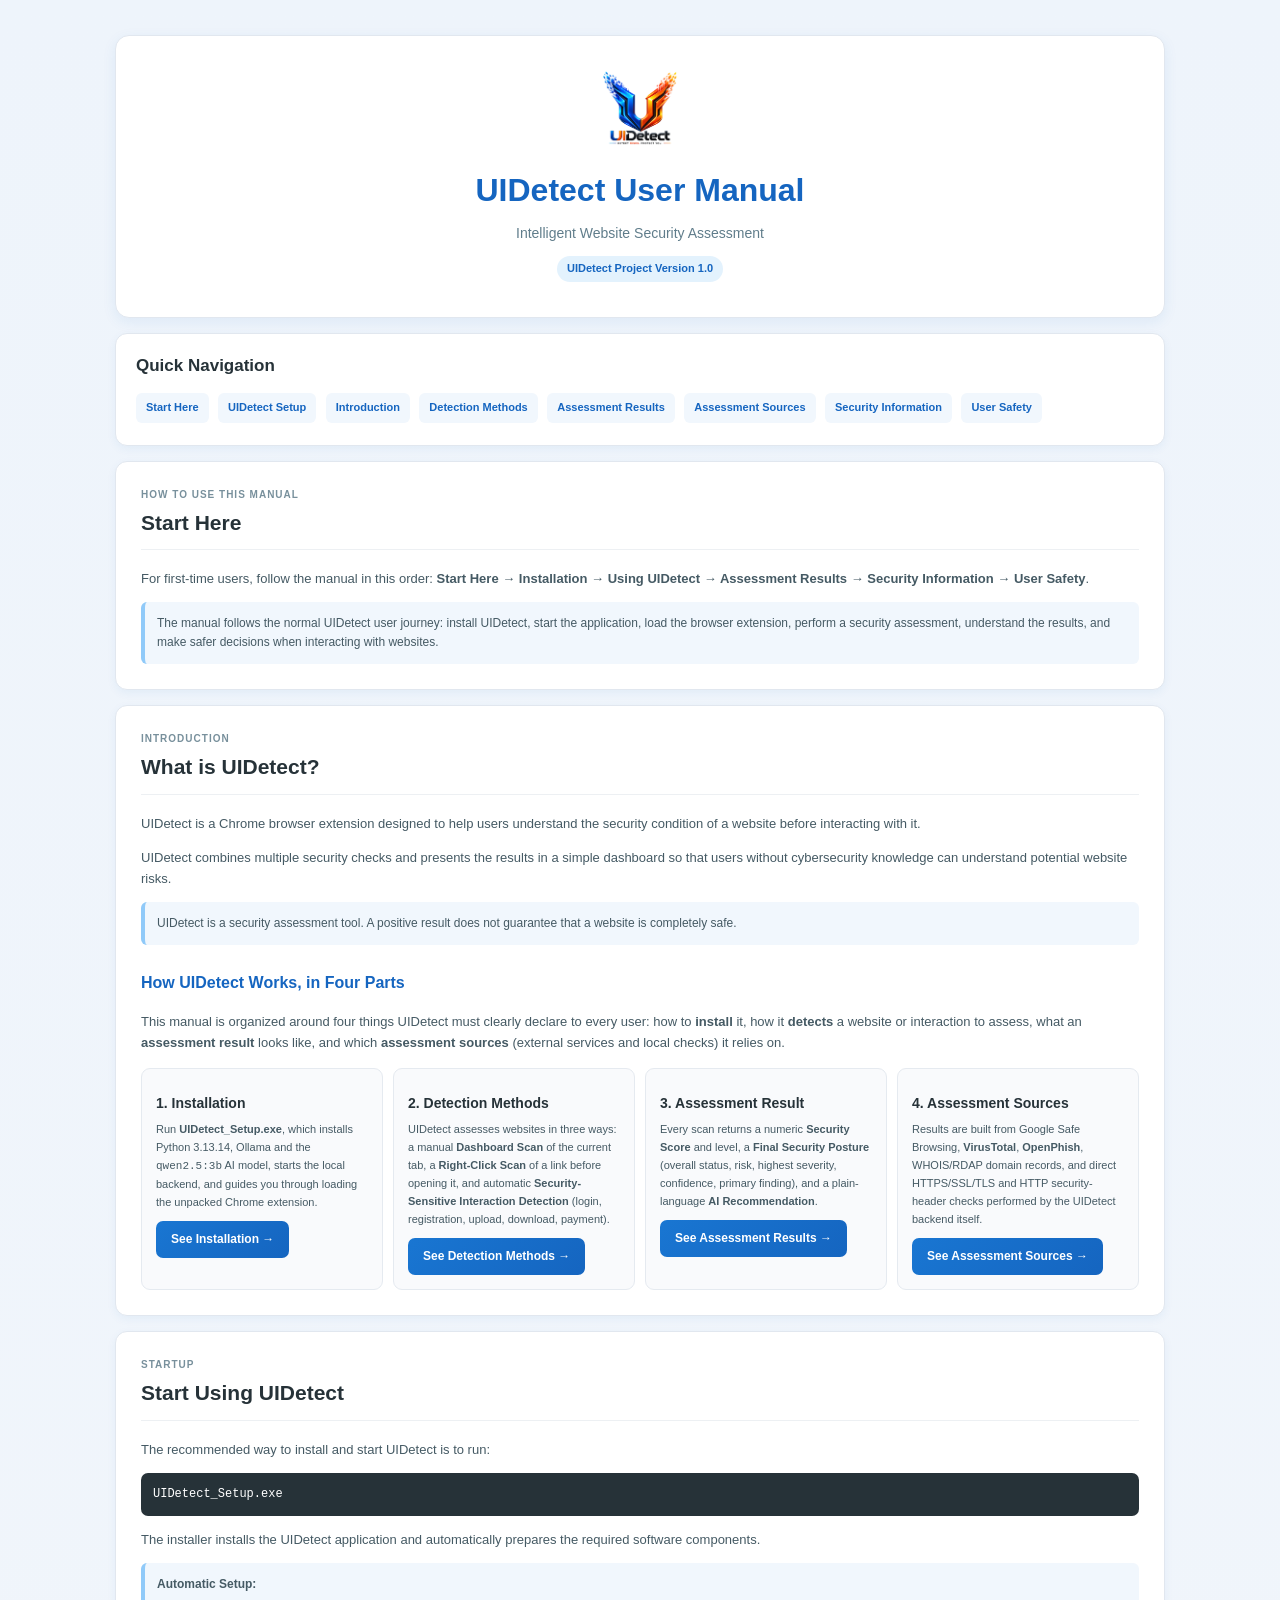
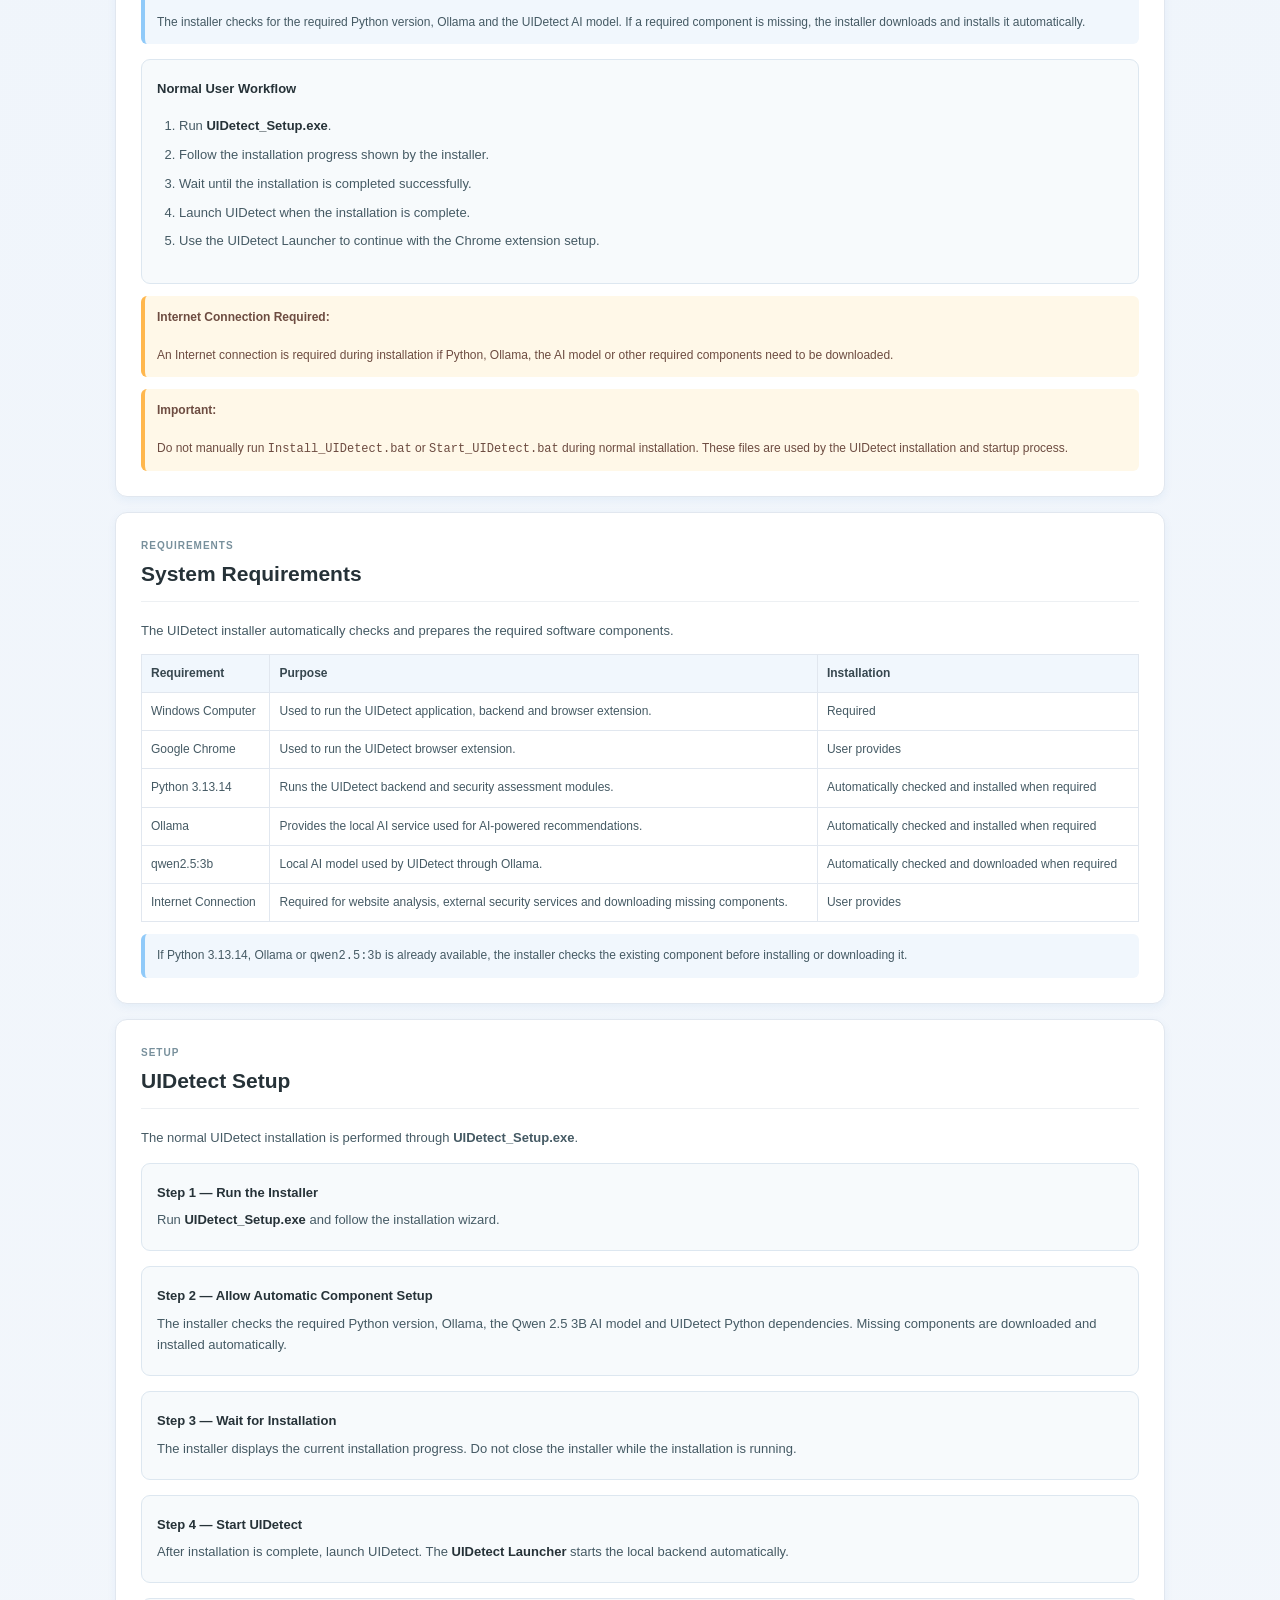
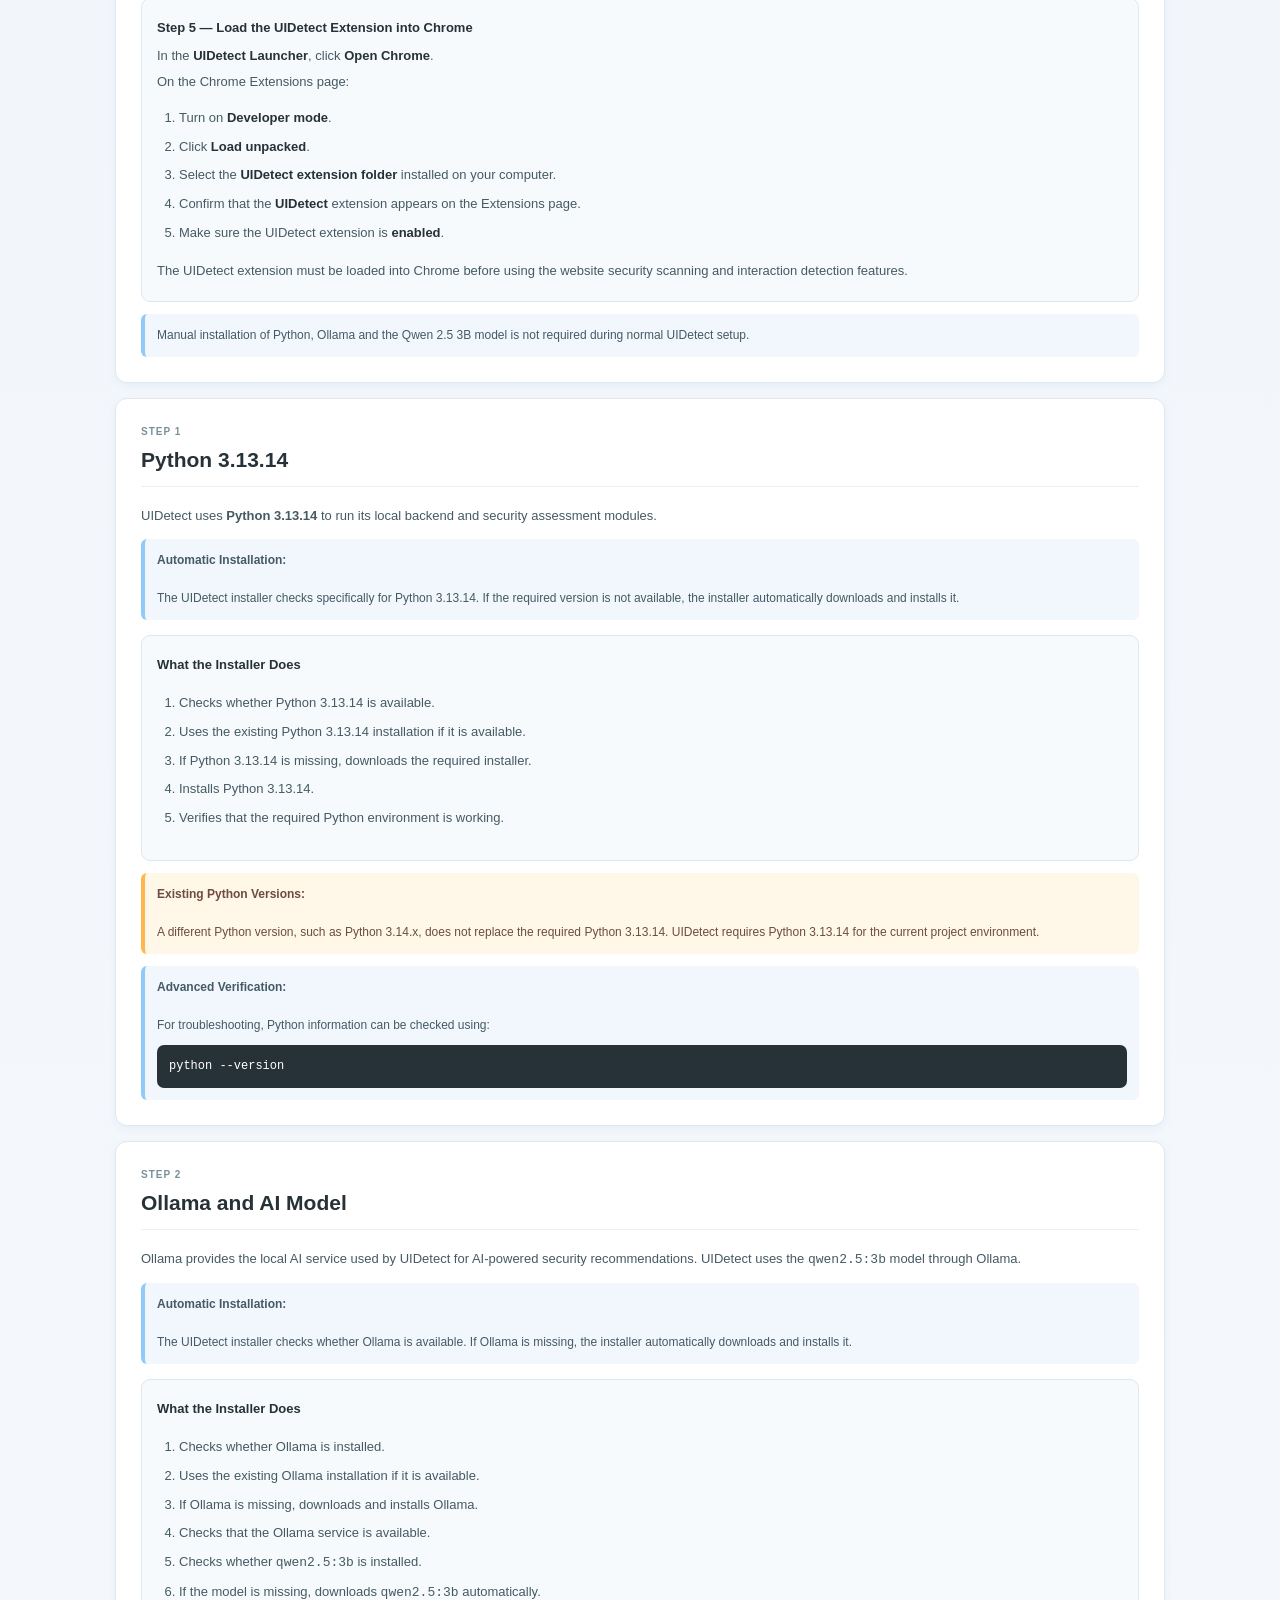
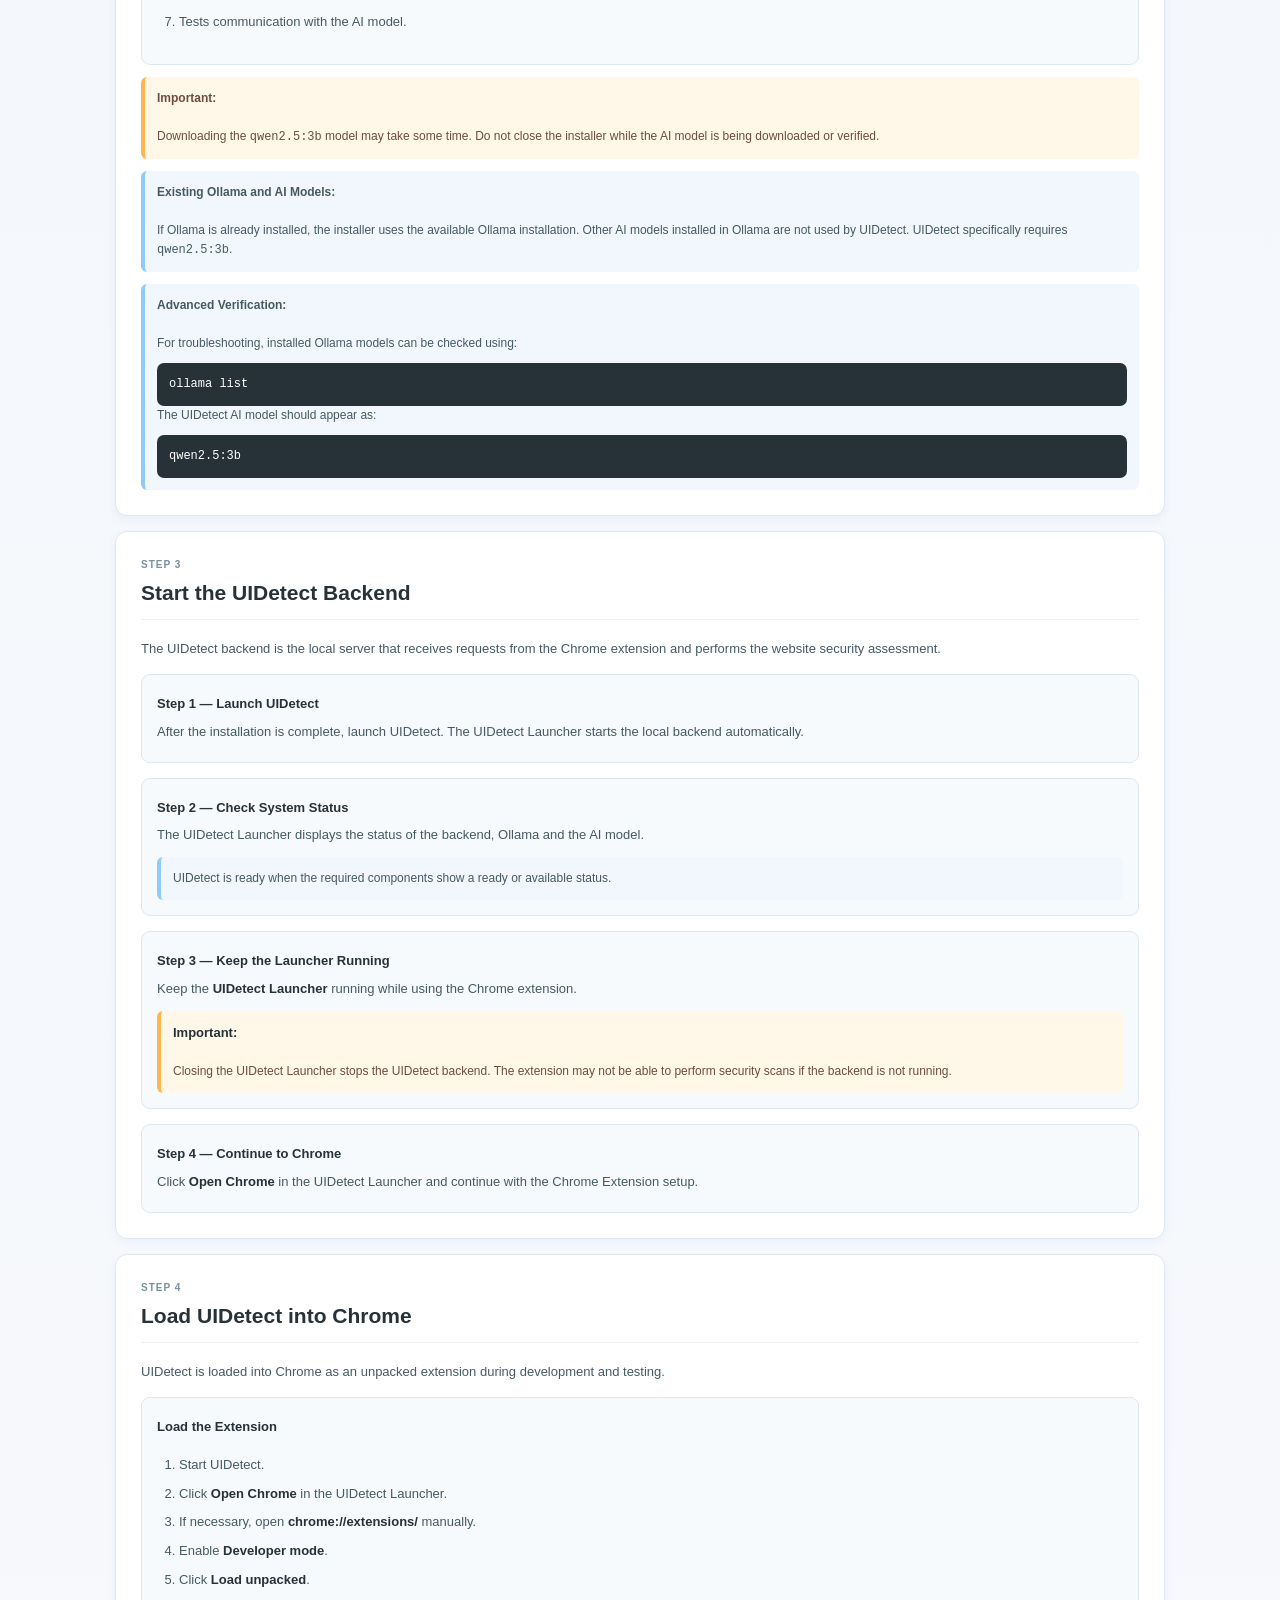
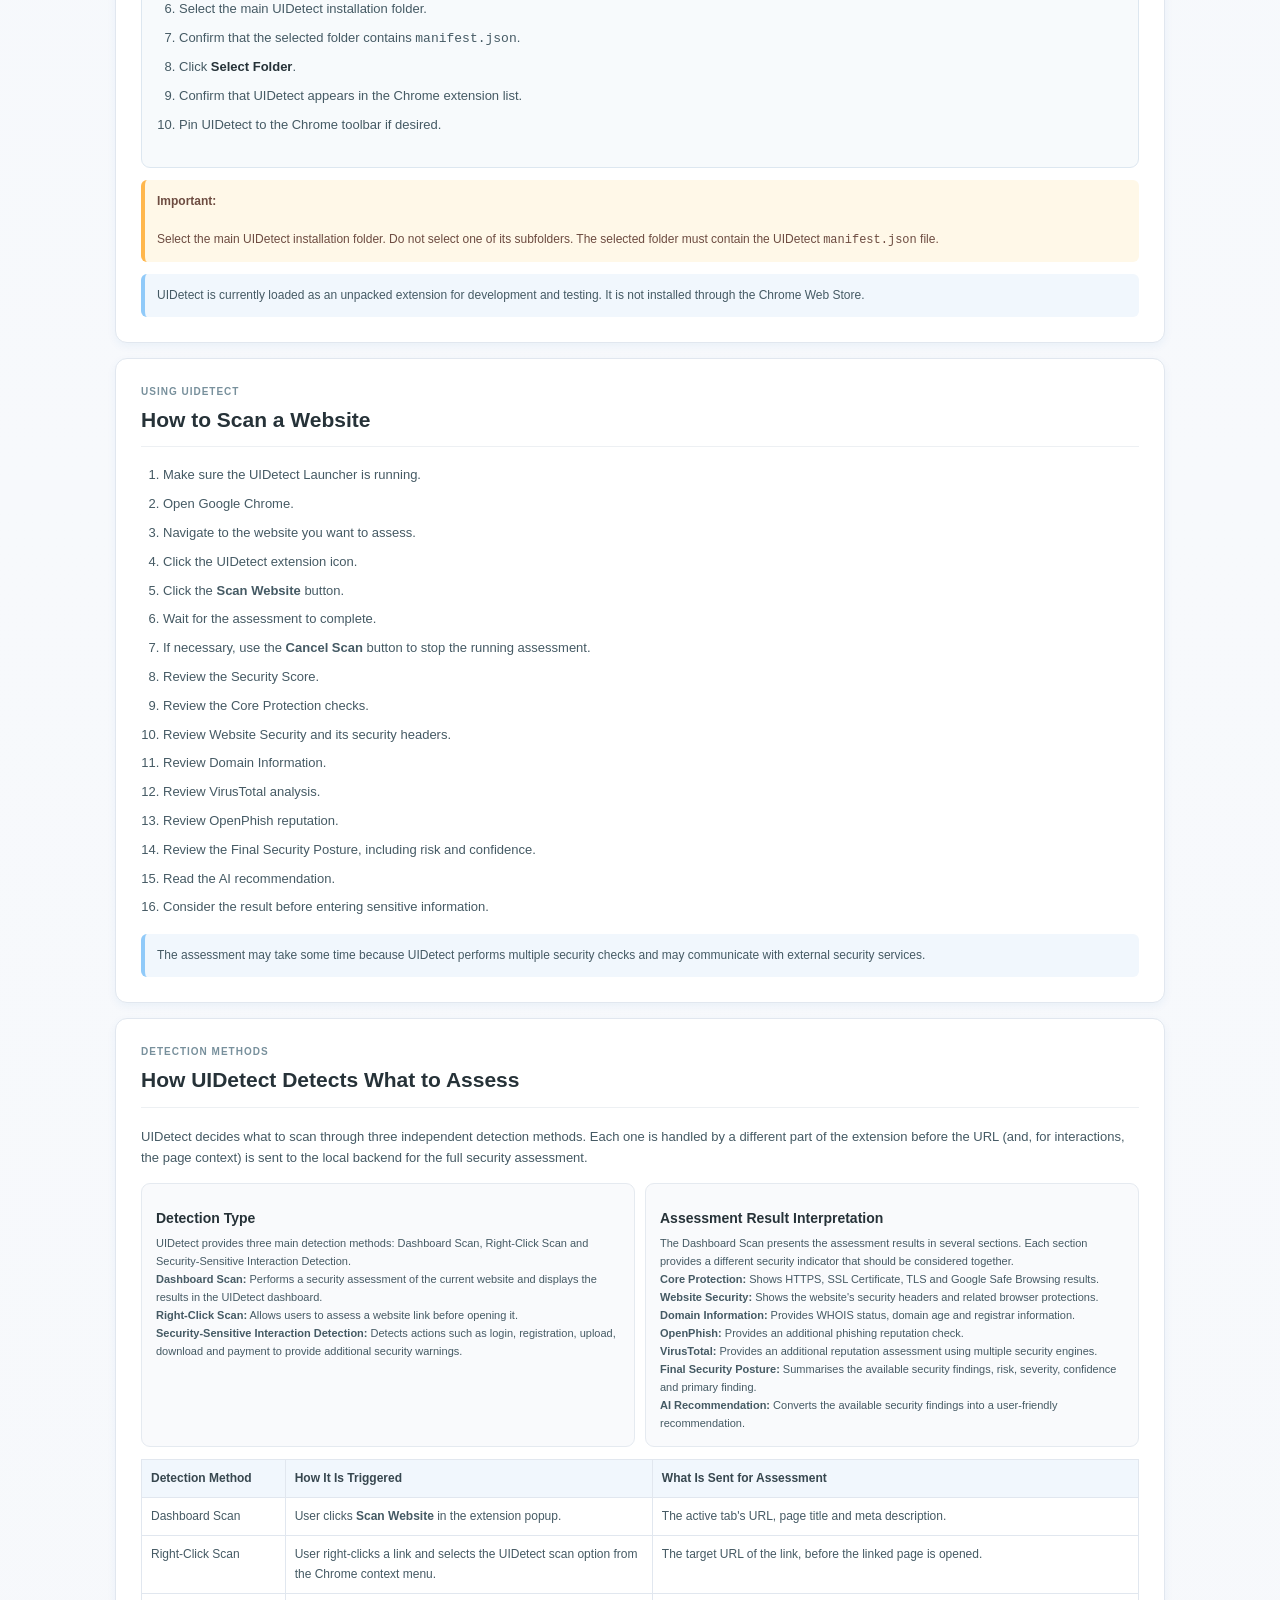
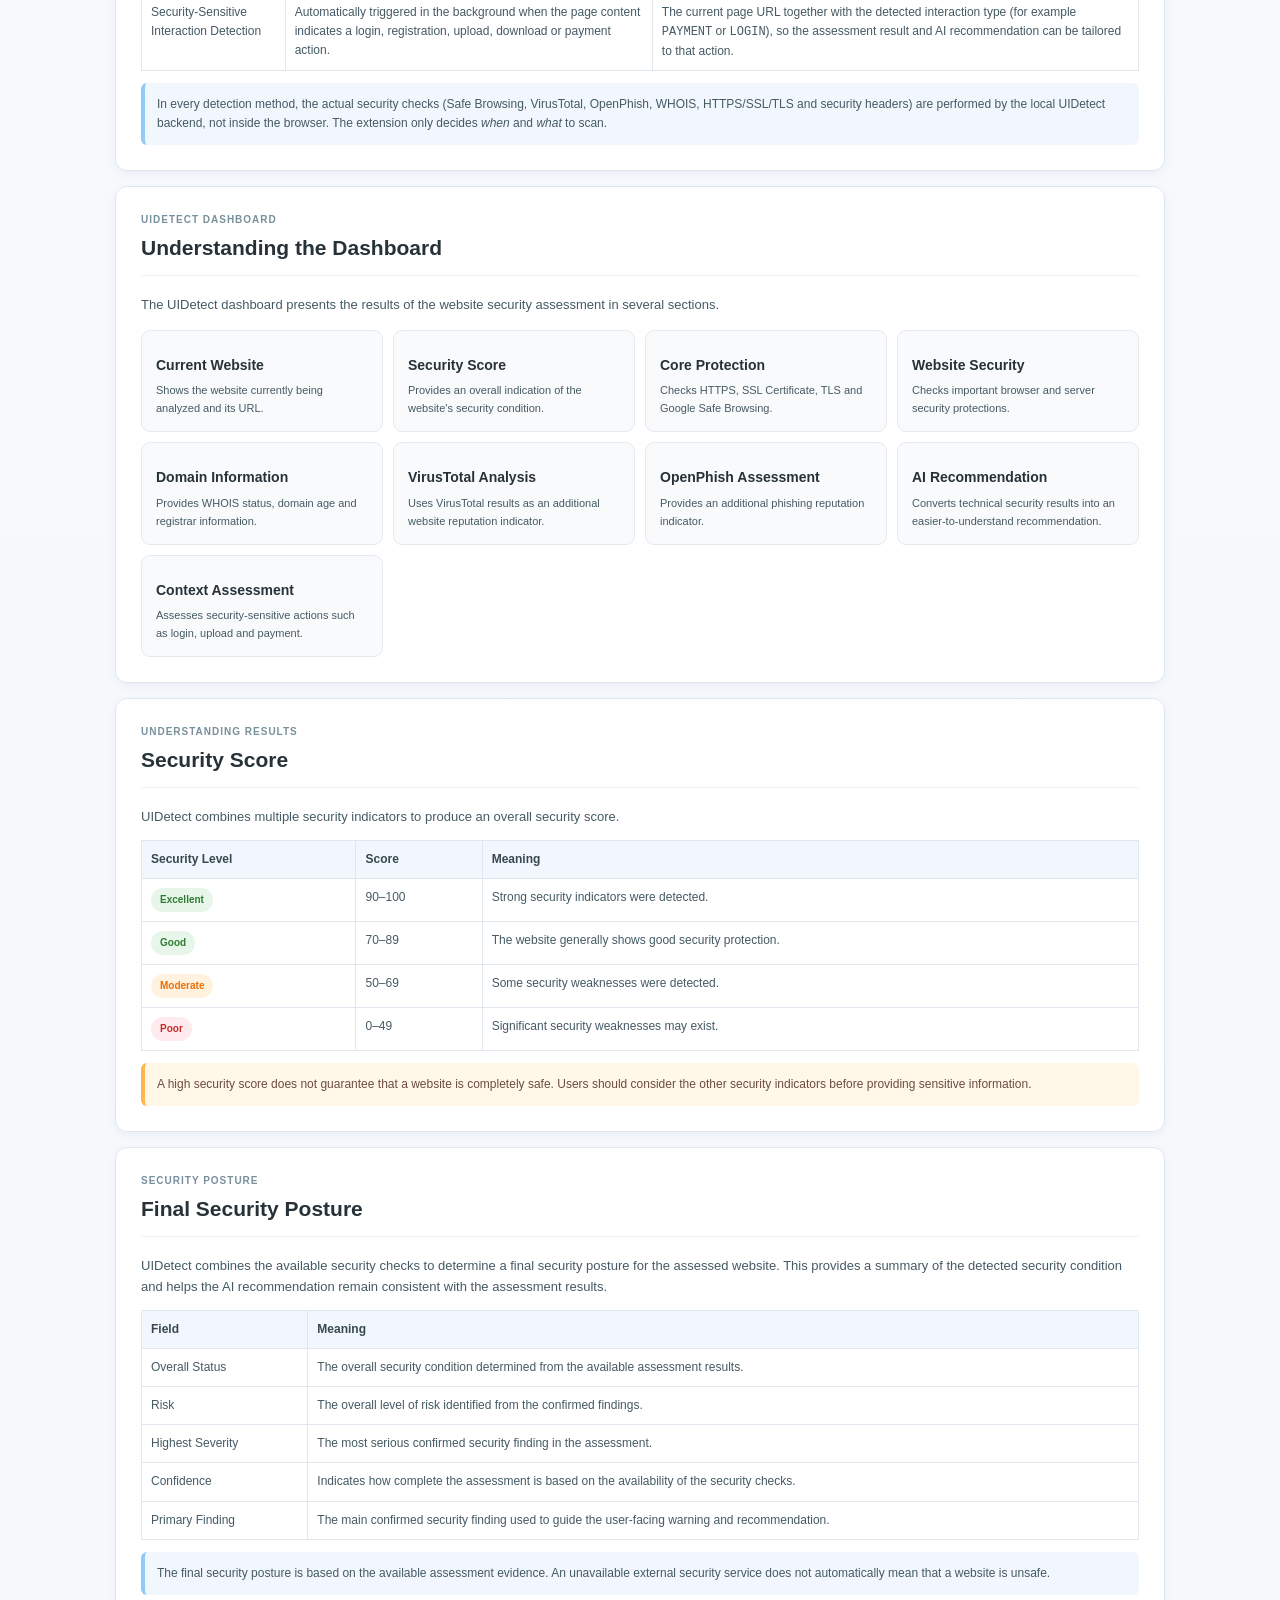
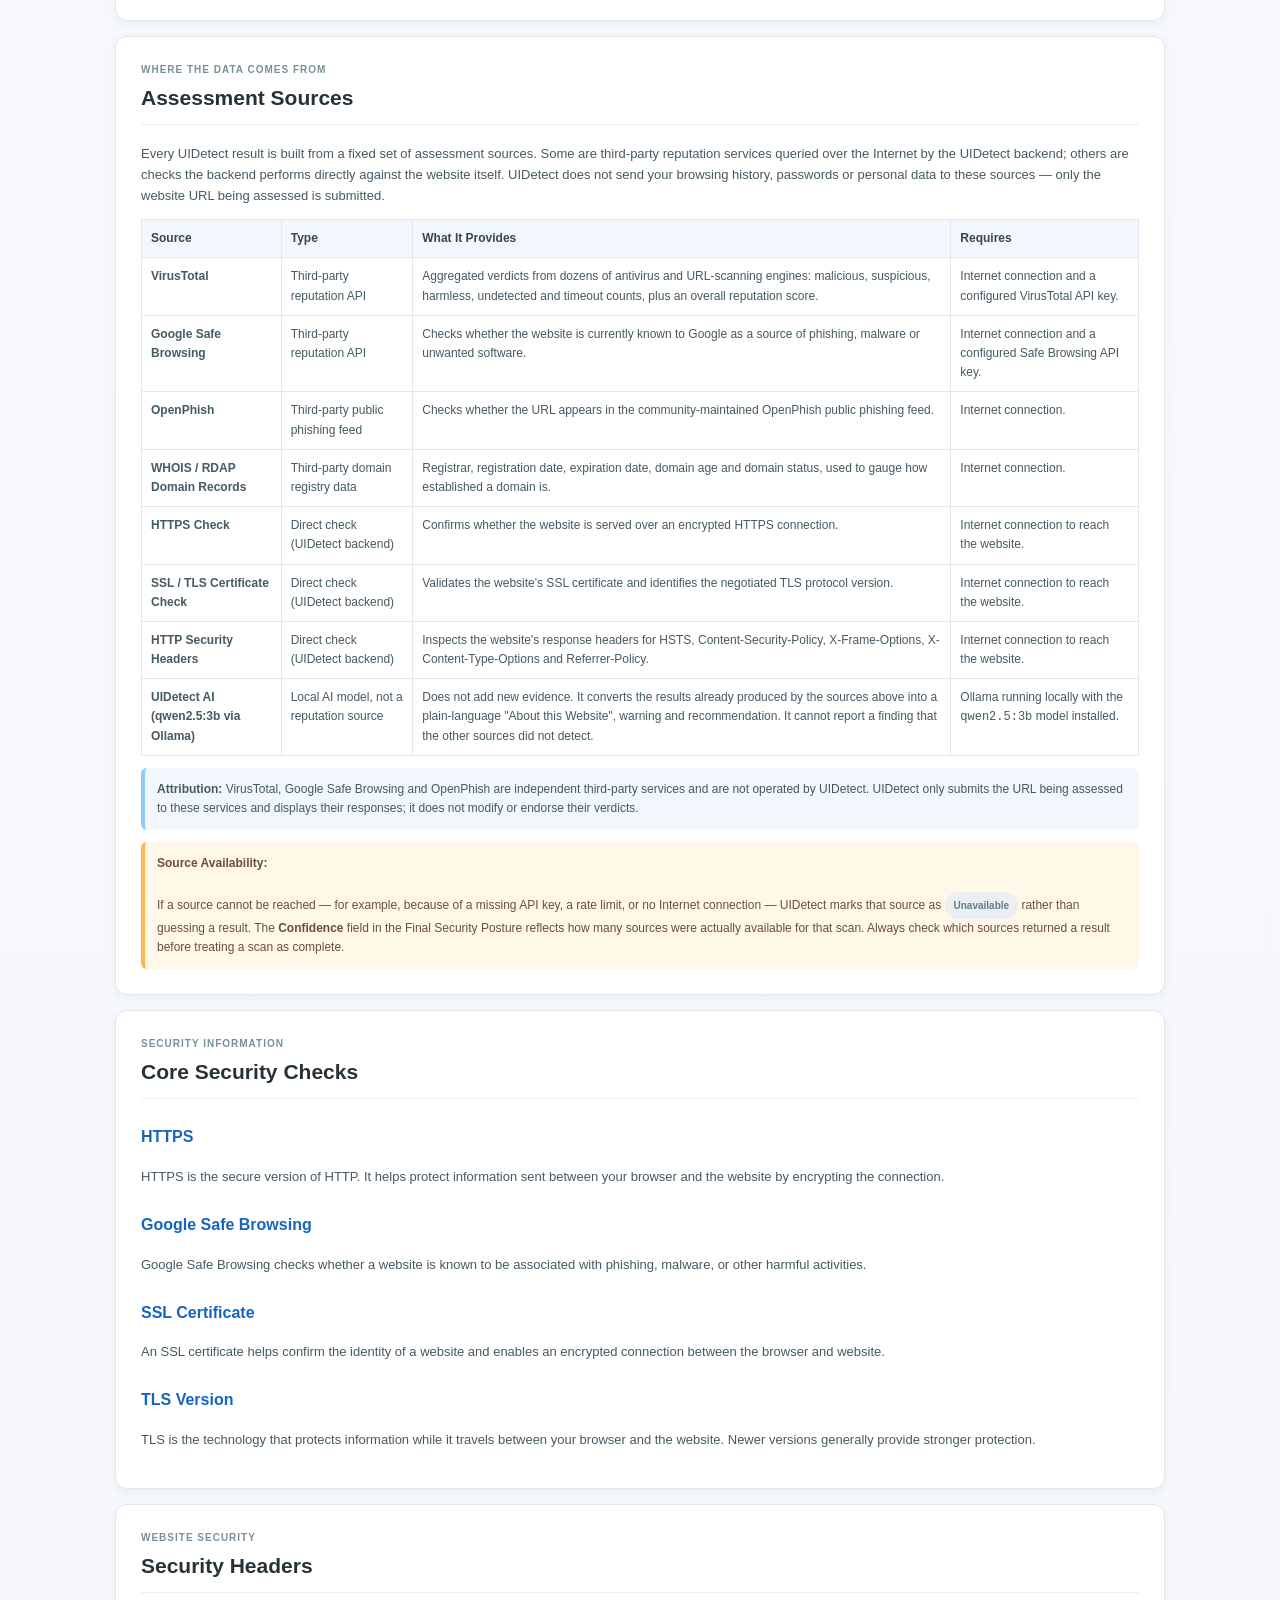
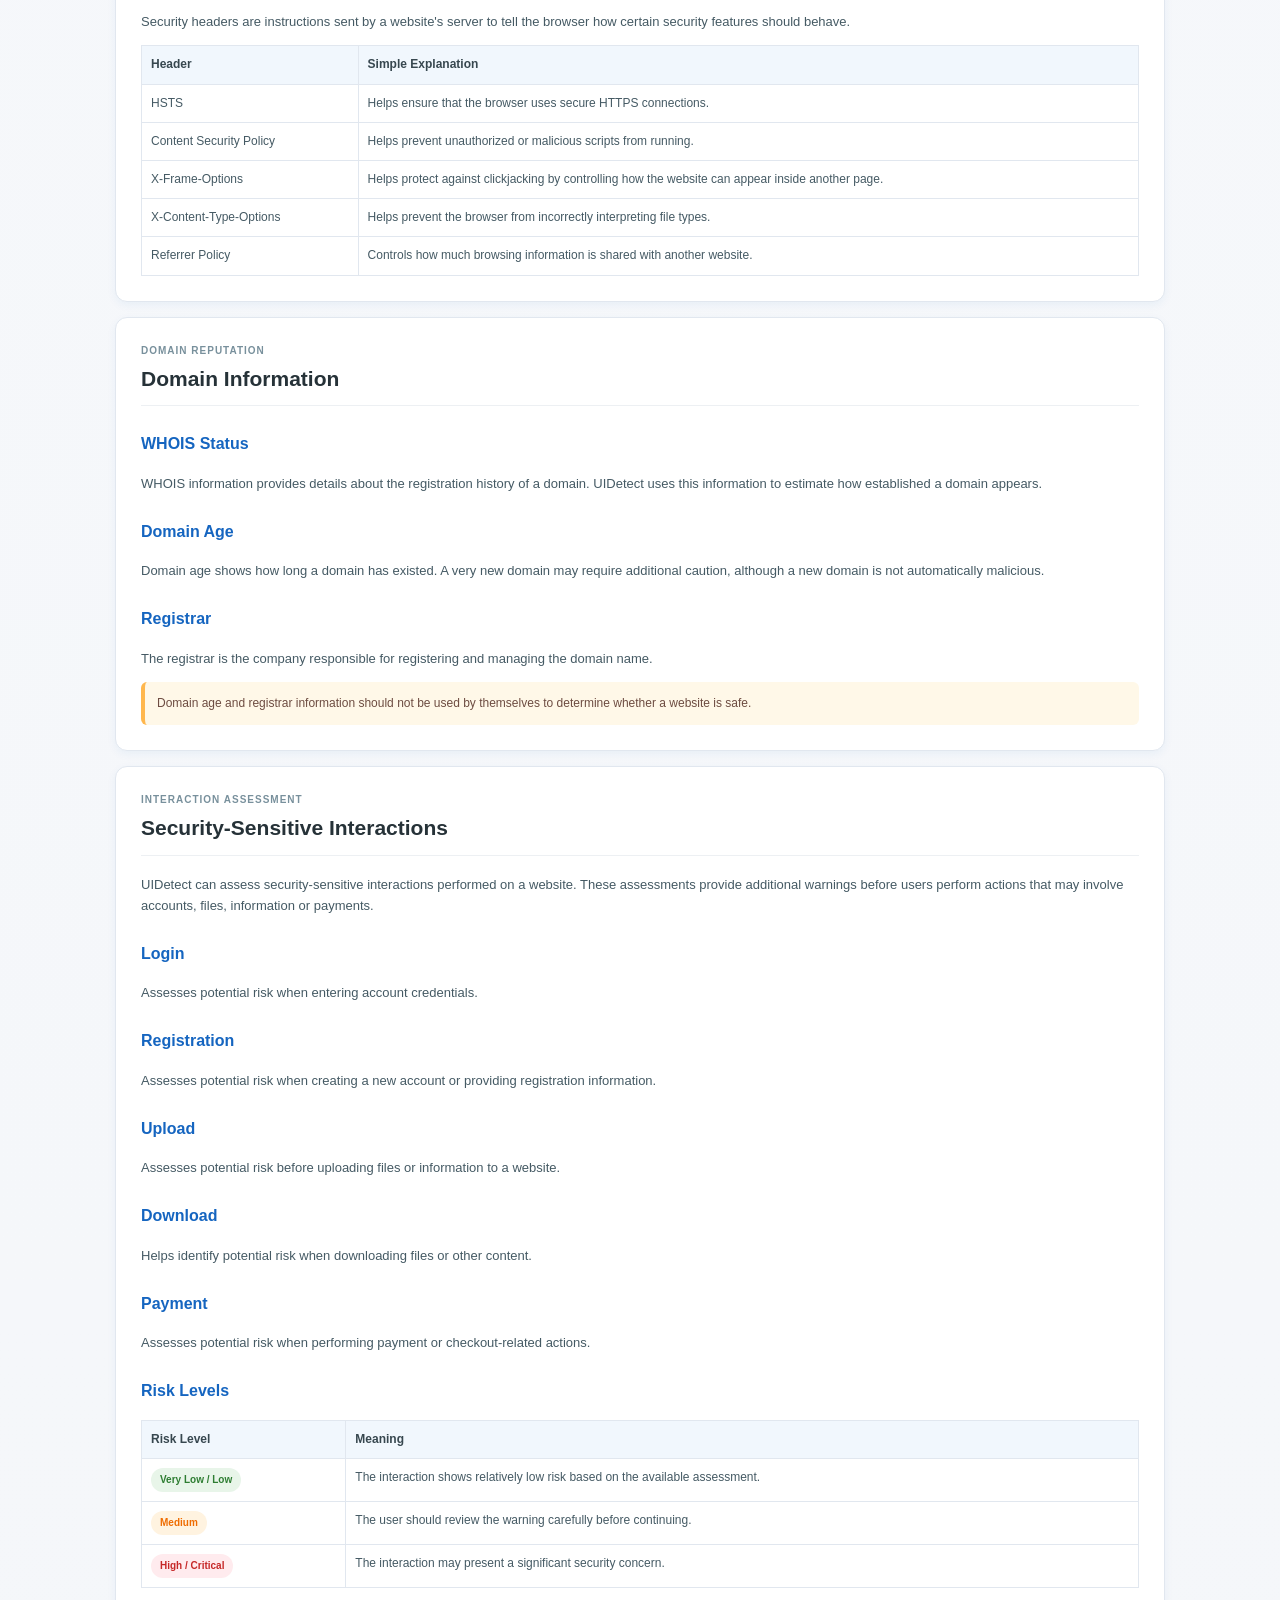
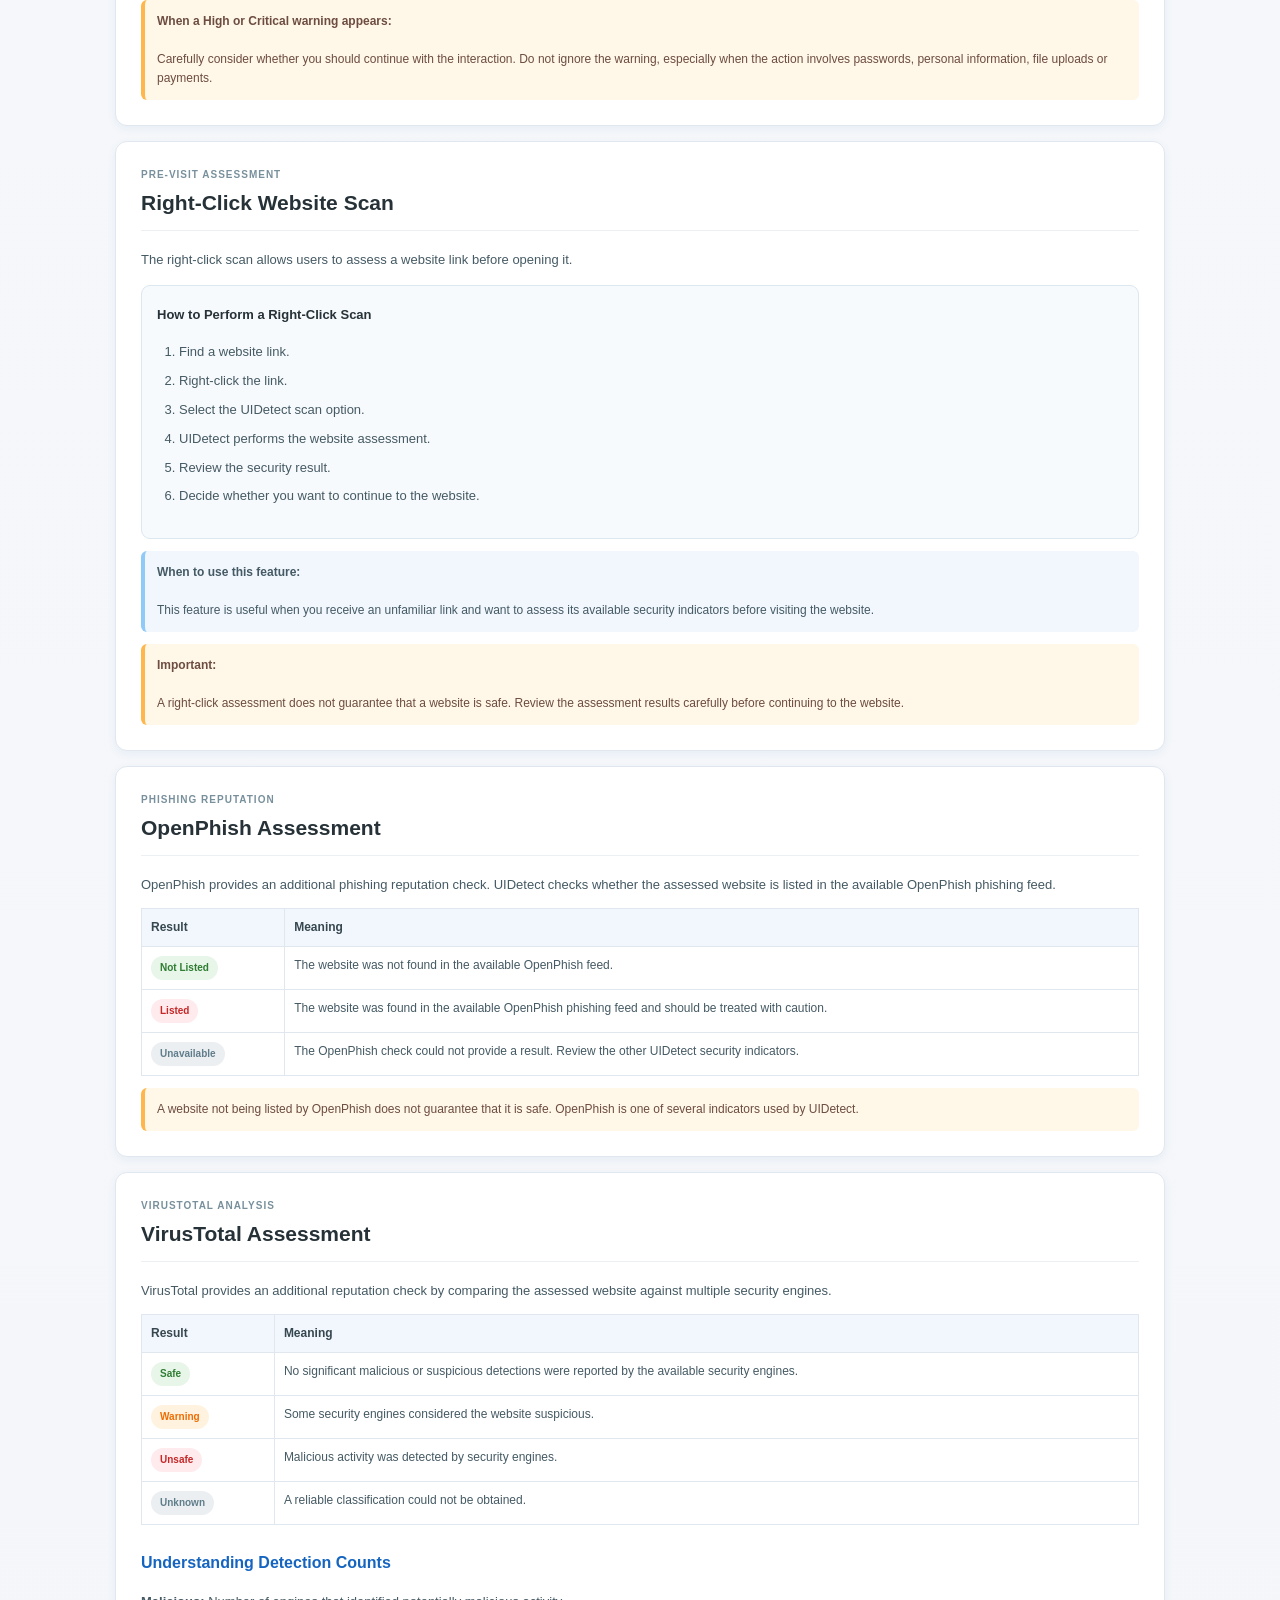
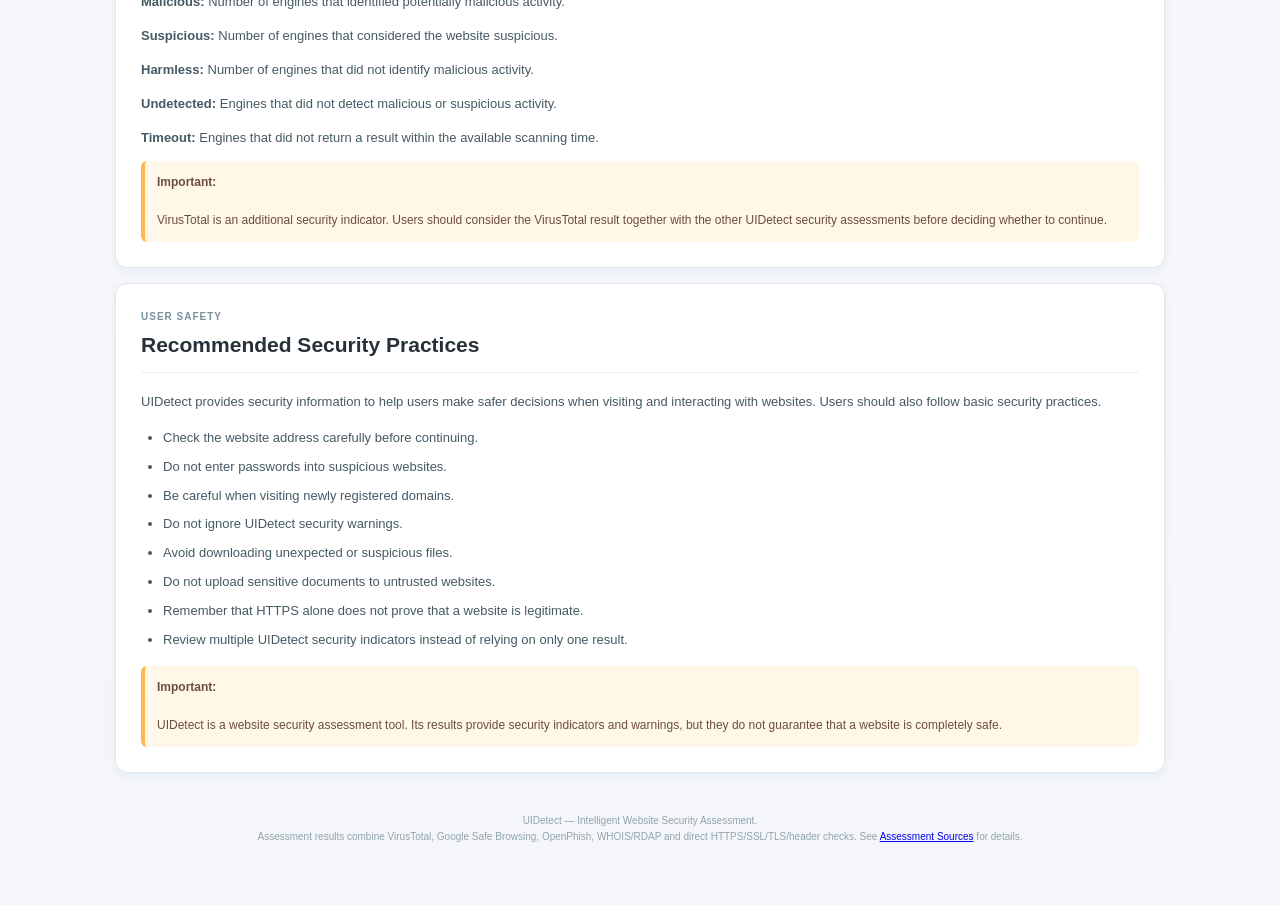
<file: docs/index.html>
<!DOCTYPE html>
<html lang="en">
<head>
<meta charset="UTF-8">
<meta name="viewport" content="width=device-width, initial-scale=1.0">
<title>UIDetect Extension User Manual | Website Security Assessment</title>
<meta name="description" content="Official UIDetect Extension User Manual. Learn how to install UIDetect, scan websites, understand security assessments, and use UIDetect security features.">

<style>
body{margin:0;padding:0;background:linear-gradient(180deg,#EEF4FB 0%,#F7F9FC 45%,#F4F6F9 100%);font-family:Arial,Helvetica,sans-serif;color:#263238;line-height:1.6}
.container{width:90%;max-width:1050px;margin:0 auto;padding:35px 0 50px}
.header,.navigation,.section{background:#fff;border:1px solid #E1E7EF;border-radius:12px;box-shadow:0 3px 10px rgba(21,101,192,.06)}
.header{border-radius:14px;padding:35px 30px;text-align:center;box-shadow:0 4px 14px rgba(21,101,192,.08)}
.logo{width:76px;height:76px;margin-bottom:10px}
.header h1{margin:0 0 6px;color:#1565C0;font-size:32px}
.header p{margin:0;color:#607D8B;font-size:14px}
.version{display:inline-block;margin-top:12px;padding:4px 10px;border-radius:20px;background:#E3F2FD;color:#1565C0;font-size:11px;font-weight:bold}

.navigation{padding:18px 20px;margin-top:15px}
.navigation h2{margin:0 0 10px;font-size:17px}
.navigation a{display:inline-block;margin:4px 5px 4px 0;padding:6px 10px;border-radius:6px;background:#F1F7FD;color:#1565C0;text-decoration:none;font-size:11px;font-weight:bold}
.navigation a:hover{background:#E3F2FD}

.section{padding:25px;margin-top:15px}
.section-heading{margin-bottom:18px;padding-bottom:10px;border-bottom:1px solid #EDF0F3}
.section-label{display:block;color:#78909C;font-size:10px;font-weight:bold;letter-spacing:1px}
.section-heading h2{margin:3px 0 0;color:#263238;font-size:21px}
.section h3{color:#1565C0;font-size:16px;margin-top:25px}
.section p{color:#455A64;font-size:13px;line-height:21px}

.quick-start,.feature-grid{display:grid;grid-template-columns:repeat(auto-fit,minmax(210px,1fr));gap:12px;margin-top:15px}
.feature-grid{grid-template-columns:repeat(auto-fit,minmax(220px,1fr));gap:10px}
.quick-step,.feature{padding:14px;border:1px solid #E5EAF0;border-radius:9px;background:#F9FAFC}
.quick-number{display:inline-flex;align-items:center;justify-content:center;width:27px;height:27px;border-radius:50%;background:#1565C0;color:#fff;font-size:12px;font-weight:bold}
.quick-step h3,.feature h3{margin:9px 0 5px;color:#263238;font-size:14px}
.quick-step p,.feature p{margin:0;font-size:11px;line-height:18px}

.step-box{margin-top:15px;padding:15px;border:1px solid #DDE7F0;border-radius:9px;background:#F7FAFC}
.step-box strong{color:#263238;font-size:13px}
.step-box p{margin:5px 0}

.numbered{padding-left:22px}
.numbered li{margin-bottom:8px;color:#455A64;font-size:13px}

.code-box{margin-top:10px;padding:12px;border-radius:7px;background:#263238;color:#fff;font-family:Consolas,"Courier New",monospace;font-size:12px;overflow-x:auto;white-space:pre-wrap}

.info-box,.warning-box,.danger-box{margin-top:12px;padding:12px;border-radius:6px;font-size:12px;line-height:19px}
.info-box{border-left:4px solid #90CAF9;background:#F1F7FD;color:#455A64}
.warning-box{border-left:4px solid #FFB74D;background:#FFF8E8;color:#6D4C41}
.danger-box{border-left:4px solid #EF5350;background:#FFF5F5;color:#6D3434}

.status{display:inline-flex;align-items:center;justify-content:center;padding:4px 9px;border-radius:15px;font-size:10px;font-weight:bold}
.safe{background:#E8F5E9;color:#2E7D32}
.warning{background:#FFF3E0;color:#EF6C00}
.danger{background:#FFEBEE;color:#C62828}
.unknown{background:#ECEFF1;color:#607D8B}

table{width:100%;border-collapse:collapse;margin-top:12px;font-size:12px}
th{padding:9px;text-align:left;background:#F1F7FD;color:#37474F;border:1px solid #E1E7EF}
td{padding:9px;color:#455A64;border:1px solid #E1E7EF;vertical-align:top}

.button{display:inline-block;margin-top:10px;padding:9px 15px;border-radius:7px;background:linear-gradient(135deg,#1976D2,#1565C0);color:#fff;text-decoration:none;font-size:12px;font-weight:bold}
.button:hover{background:linear-gradient(135deg,#1565C0,#0D47A1)}

footer{margin-top:20px;padding:20px;text-align:center;color:#90A4AE;font-size:10px}

@media(max-width:650px){
.container{width:94%;padding-top:15px}
.section{padding:18px}
.header h1{font-size:26px}
table{display:block;overflow-x:auto}
}
</style>
</head>

<body>
<div class="container">

<div class="header">
<img src="icons/icon128.png" alt="UIDetect Logo" class="logo">
<h1>UIDetect User Manual</h1>
<p>Intelligent Website Security Assessment</p>
<span class="version">UIDetect Project Version 1.0</span>
</div>

<div class="navigation"> <h2>Quick Navigation</h2>

<a href="#start-here">Start Here</a>
<a href="#setup">UIDetect Setup</a>
<a href="#intro">Introduction</a>
<a href="#detection-methods">Detection Methods</a>
<a href="#dashboard">Assessment Results</a>
<a href="#assessment-sources">Assessment Sources</a>
<a href="#security-information">Security Information</a>
<a href="#user-safety">User Safety</a>

</div>



<!-- START HERE -->

<div class="section" id="start-here">
<div class="section-heading">
<span class="section-label">HOW TO USE THIS MANUAL</span>
<h2>Start Here</h2>
</div>

<p> For first-time users, follow the manual in this order: <strong>Start Here → Installation → Using UIDetect → Assessment Results → Security Information → User Safety</strong>. </p>

<div class="info-box"> The manual follows the normal UIDetect user journey: install UIDetect, start the application, load the browser extension, perform a security assessment, understand the results, and make safer decisions when interacting with websites. </div>
</div>


<!-- INTRODUCTION -->

<div class="section" id="intro">
<div class="section-heading">
<span class="section-label">INTRODUCTION</span>
<h2>What is UIDetect?</h2>
</div>

<p>
UIDetect is a Chrome browser extension designed to help users understand the security condition of a website before interacting with it.
</p>

<p>
UIDetect combines multiple security checks and presents the results in a simple dashboard so that users without cybersecurity knowledge can understand potential website risks.
</p>

<div class="info-box">
UIDetect is a security assessment tool. A positive result does not guarantee that a website is completely safe.
</div>

<h3>How UIDetect Works, in Four Parts</h3>
<p>
This manual is organized around four things UIDetect must clearly declare to every user: how to <strong>install</strong> it, how it <strong>detects</strong> a website or interaction to assess, what an <strong>assessment result</strong> looks like, and which <strong>assessment sources</strong> (external services and local checks) it relies on.
</p>

<div class="feature-grid">

<div class="feature">
<h3>1. Installation</h3>
<p>
Run <strong>UIDetect_Setup.exe</strong>, which installs Python 3.13.14, Ollama and the <code>qwen2.5:3b</code> AI model, starts the local backend, and guides you through loading the unpacked Chrome extension.
</p>
<a href="#setup" class="button">See Installation →</a>
</div>

<div class="feature">
<h3>2. Detection Methods</h3>
<p>
UIDetect assesses websites in three ways: a manual <strong>Dashboard Scan</strong> of the current tab, a <strong>Right-Click Scan</strong> of a link before opening it, and automatic <strong>Security-Sensitive Interaction Detection</strong> (login, registration, upload, download, payment).
</p>
<a href="#detection-methods" class="button">See Detection Methods →</a>
</div>

<div class="feature">
<h3>3. Assessment Result</h3>
<p>
Every scan returns a numeric <strong>Security Score</strong> and level, a <strong>Final Security Posture</strong> (overall status, risk, highest severity, confidence, primary finding), and a plain-language <strong>AI Recommendation</strong>.
</p>
<a href="#dashboard" class="button">See Assessment Results →</a>
</div>

<div class="feature">
<h3>4. Assessment Sources</h3>
<p>
Results are built from Google Safe Browsing, <strong>VirusTotal</strong>, <strong>OpenPhish</strong>, WHOIS/RDAP domain records, and direct HTTPS/SSL/TLS and HTTP security-header checks performed by the UIDetect backend itself.
</p>
<a href="#assessment-sources" class="button">See Assessment Sources →</a>
</div>

</div>
</div>


<!-- STARTUP -->

<div class="section" id="startup">
<div class="section-heading">
<span class="section-label">STARTUP</span>
<h2>Start Using UIDetect</h2>
</div>

<p>
The recommended way to install and start UIDetect is to run:
</p>

<div class="code-box">UIDetect_Setup.exe</div>

<p>
The installer installs the UIDetect application and automatically prepares the required software components.
</p>

<div class="info-box">
<strong>Automatic Setup:</strong><br><br>
The installer checks for the required Python version, Ollama and the UIDetect AI model.
If a required component is missing, the installer downloads and installs it automatically.
</div>

<div class="step-box">
<strong>Normal User Workflow</strong>

<ol class="numbered">
<li>Run <strong>UIDetect_Setup.exe</strong>.</li>
<li>Follow the installation progress shown by the installer.</li>
<li>Wait until the installation is completed successfully.</li>
<li>Launch UIDetect when the installation is complete.</li>
<li>Use the UIDetect Launcher to continue with the Chrome extension setup.</li>
</ol>
</div>

<div class="warning-box">
<strong>Internet Connection Required:</strong><br><br>
An Internet connection is required during installation if Python, Ollama, the AI model or other required components need to be downloaded.
</div>

<div class="warning-box">
<strong>Important:</strong><br><br>
Do not manually run <code>Install_UIDetect.bat</code> or <code>Start_UIDetect.bat</code> during normal installation.
These files are used by the UIDetect installation and startup process.
</div>
</div>


<!-- REQUIREMENTS -->

<div class="section" id="requirements">
<div class="section-heading">
<span class="section-label">REQUIREMENTS</span>
<h2>System Requirements</h2>
</div>

<p>
The UIDetect installer automatically checks and prepares the required software components.
</p>

<table>
<tr>
<th>Requirement</th>
<th>Purpose</th>
<th>Installation</th>
</tr>

<tr>
<td>Windows Computer</td>
<td>Used to run the UIDetect application, backend and browser extension.</td>
<td>Required</td>
</tr>

<tr>
<td>Google Chrome</td>
<td>Used to run the UIDetect browser extension.</td>
<td>User provides</td>
</tr>

<tr>
<td>Python 3.13.14</td>
<td>Runs the UIDetect backend and security assessment modules.</td>
<td>Automatically checked and installed when required</td>
</tr>

<tr>
<td>Ollama</td>
<td>Provides the local AI service used for AI-powered recommendations.</td>
<td>Automatically checked and installed when required</td>
</tr>

<tr>
<td>qwen2.5:3b</td>
<td>Local AI model used by UIDetect through Ollama.</td>
<td>Automatically checked and downloaded when required</td>
</tr>

<tr>
<td>Internet Connection</td>
<td>Required for website analysis, external security services and downloading missing components.</td>
<td>User provides</td>
</tr>
</table>

<div class="info-box">
If Python 3.13.14, Ollama or <code>qwen2.5:3b</code> is already available, the installer checks the existing component before installing or downloading it.
</div>
</div>


<!-- SETUP -->

<div class="section" id="setup">
<div class="section-heading">
<span class="section-label">SETUP</span>
<h2>UIDetect Setup</h2>
</div>

<p>
The normal UIDetect installation is performed through <strong>UIDetect_Setup.exe</strong>.
</p>

<div class="step-box">
<strong>Step 1 — Run the Installer</strong>
<p>
Run <strong>UIDetect_Setup.exe</strong> and follow the installation wizard.
</p>
</div>

<div class="step-box">
<strong>Step 2 — Allow Automatic Component Setup</strong>
<p>
The installer checks the required Python version, Ollama, the Qwen 2.5 3B AI model and UIDetect Python dependencies.
Missing components are downloaded and installed automatically.
</p>
</div>

<div class="step-box">
<strong>Step 3 — Wait for Installation</strong>
<p>
The installer displays the current installation progress.
Do not close the installer while the installation is running.
</p>
</div>

<div class="step-box">
<strong>Step 4 — Start UIDetect</strong>
<p>
After installation is complete, launch UIDetect.
The <strong>UIDetect Launcher</strong> starts the local backend automatically.
</p>
</div>

<div class="step-box">
<strong>Step 5 — Load the UIDetect Extension into Chrome</strong>
<p>
In the <strong>UIDetect Launcher</strong>, click <strong>Open Chrome</strong>.
</p>

<p>
On the Chrome Extensions page:
</p>

<ol class="numbered"> <li>Turn on <strong>Developer mode</strong>.</li> <li>Click <strong>Load unpacked</strong>.</li> <li>Select the <strong>UIDetect extension folder</strong> installed on your computer.</li> <li>Confirm that the <strong>UIDetect</strong> extension appears on the Extensions page.</li> <li>Make sure the UIDetect extension is <strong>enabled</strong>.</li> 
</ol>

<p>
The UIDetect extension must be loaded into Chrome before using the website security scanning and interaction detection features.
</p>
</div>

<div class="info-box">
Manual installation of Python, Ollama and the Qwen 2.5 3B model is not required during normal UIDetect setup.
</div>
</div>



<!-- PYTHON -->

<div class="section" id="python">
<div class="section-heading">
<span class="section-label">STEP 1</span>
<h2>Python 3.13.14</h2>
</div>

<p>
UIDetect uses <strong>Python 3.13.14</strong> to run its local backend and security assessment modules.
</p>

<div class="info-box">
<strong>Automatic Installation:</strong><br><br>
The UIDetect installer checks specifically for Python 3.13.14.
If the required version is not available, the installer automatically downloads and installs it.
</div>

<div class="step-box">
<strong>What the Installer Does</strong>

<ol class="numbered">
<li>Checks whether Python 3.13.14 is available.</li>
<li>Uses the existing Python 3.13.14 installation if it is available.</li>
<li>If Python 3.13.14 is missing, downloads the required installer.</li>
<li>Installs Python 3.13.14.</li>
<li>Verifies that the required Python environment is working.</li>
</ol>
</div>

<div class="warning-box">
<strong>Existing Python Versions:</strong><br><br>
A different Python version, such as Python 3.14.x, does not replace the required Python 3.13.14.
UIDetect requires Python 3.13.14 for the current project environment.
</div>

<div class="info-box">
<strong>Advanced Verification:</strong><br><br>
For troubleshooting, Python information can be checked using:
<div class="code-box">python --version</div>
</div>
</div>


<!-- OLLAMA -->

<div class="section" id="ollama">
<div class="section-heading">
<span class="section-label">STEP 2</span>
<h2>Ollama and AI Model</h2>
</div>

<p>
Ollama provides the local AI service used by UIDetect for AI-powered security recommendations.
UIDetect uses the <code>qwen2.5:3b</code> model through Ollama.
</p>

<div class="info-box">
<strong>Automatic Installation:</strong><br><br>
The UIDetect installer checks whether Ollama is available.
If Ollama is missing, the installer automatically downloads and installs it.
</div>

<div class="step-box">
<strong>What the Installer Does</strong>

<ol class="numbered">
<li>Checks whether Ollama is installed.</li>
<li>Uses the existing Ollama installation if it is available.</li>
<li>If Ollama is missing, downloads and installs Ollama.</li>
<li>Checks that the Ollama service is available.</li>
<li>Checks whether <code>qwen2.5:3b</code> is installed.</li>
<li>If the model is missing, downloads <code>qwen2.5:3b</code> automatically.</li>
<li>Tests communication with the AI model.</li>
</ol>
</div>

<div class="warning-box">
<strong>Important:</strong><br><br>
Downloading the <code>qwen2.5:3b</code> model may take some time.
Do not close the installer while the AI model is being downloaded or verified.
</div>

<div class="info-box">
<strong>Existing Ollama and AI Models:</strong><br><br>
If Ollama is already installed, the installer uses the available Ollama installation.
Other AI models installed in Ollama are not used by UIDetect.
UIDetect specifically requires <code>qwen2.5:3b</code>.
</div>

<div class="info-box">
<strong>Advanced Verification:</strong><br><br>
For troubleshooting, installed Ollama models can be checked using:
<div class="code-box">ollama list</div>

The UIDetect AI model should appear as:
<div class="code-box">qwen2.5:3b</div>
</div>

</div>


<!-- BACKEND -->

<div class="section" id="backend">
<div class="section-heading">
<span class="section-label">STEP 3</span>
<h2>Start the UIDetect Backend</h2>
</div>

<p>
The UIDetect backend is the local server that receives requests from the Chrome extension and performs the website security assessment.
</p>

<div class="step-box">
<strong>Step 1 — Launch UIDetect</strong>

<p>
After the installation is complete, launch UIDetect.
The UIDetect Launcher starts the local backend automatically.
</p>
</div>

<div class="step-box">
<strong>Step 2 — Check System Status</strong>

<p>
The UIDetect Launcher displays the status of the backend, Ollama and the AI model.
</p>

<div class="info-box">
UIDetect is ready when the required components show a ready or available status.
</div>
</div>

<div class="step-box">
<strong>Step 3 — Keep the Launcher Running</strong>

<p>
Keep the <strong>UIDetect Launcher</strong> running while using the Chrome extension.
</p>

<div class="warning-box">
<strong>Important:</strong><br><br>
Closing the UIDetect Launcher stops the UIDetect backend.
The extension may not be able to perform security scans if the backend is not running.
</div>
</div>

<div class="step-box">
<strong>Step 4 — Continue to Chrome</strong>

<p>
Click <strong>Open Chrome</strong> in the UIDetect Launcher and continue with the Chrome Extension setup.
</p>
</div>

</div>


<!-- EXTENSION -->

<div class="section" id="extension">
<div class="section-heading">
<span class="section-label">STEP 4</span>
<h2>Load UIDetect into Chrome</h2>
</div>

<p>
UIDetect is loaded into Chrome as an unpacked extension during development and testing.
</p>

<div class="step-box">
<strong>Load the Extension</strong>

<ol class="numbered">
<li>Start UIDetect.</li>
<li>Click <strong>Open Chrome</strong> in the UIDetect Launcher.</li>
<li>If necessary, open <strong>chrome://extensions/</strong> manually.</li>
<li>Enable <strong>Developer mode</strong>.</li>
<li>Click <strong>Load unpacked</strong>.</li>
<li>Select the main UIDetect installation folder.</li>
<li>Confirm that the selected folder contains <code>manifest.json</code>.</li>
<li>Click <strong>Select Folder</strong>.</li>
<li>Confirm that UIDetect appears in the Chrome extension list.</li>
<li>Pin UIDetect to the Chrome toolbar if desired.</li>
</ol>
</div>

<div class="warning-box">
<strong>Important:</strong><br><br>
Select the main UIDetect installation folder.
Do not select one of its subfolders.
The selected folder must contain the UIDetect <code>manifest.json</code> file.
</div>

<div class="info-box">
UIDetect is currently loaded as an unpacked extension for development and testing.
It is not installed through the Chrome Web Store.
</div>
</div>


<!-- USING UIDETECT -->

<div class="section" id="using-uidetect">
<div class="section-heading">
<span class="section-label">USING UIDETECT</span>
<h2>How to Scan a Website</h2>
</div>

<ol class="numbered">
<li>Make sure the UIDetect Launcher is running.</li>
<li>Open Google Chrome.</li>
<li>Navigate to the website you want to assess.</li>
<li>Click the UIDetect extension icon.</li>
<li>Click the <strong>Scan Website</strong> button.</li>
<li>Wait for the assessment to complete.</li>
<li>If necessary, use the <strong>Cancel Scan</strong> button to stop the running assessment.</li>
<li>Review the Security Score.</li>
<li>Review the Core Protection checks.</li>
<li>Review Website Security and its security headers.</li>
<li>Review Domain Information.</li>
<li>Review VirusTotal analysis.</li>
<li>Review OpenPhish reputation.</li>
<li>Review the Final Security Posture, including risk and confidence.</li>
<li>Read the AI recommendation.</li>
<li>Consider the result before entering sensitive information.</li>
</ol>

<div class="info-box">
The assessment may take some time because UIDetect performs multiple security checks and may communicate with external security services.
</div>
</div>

<!-- DETECTION METHODS -->

<div class="section" id="detection-methods">
<div class="section-heading">
<span class="section-label">DETECTION METHODS</span>
<h2>How UIDetect Detects What to Assess</h2>
</div>

<p>
UIDetect decides what to scan through three independent detection methods. Each one is handled by a different part of the extension before the URL (and, for interactions, the page context) is sent to the local backend for the full security assessment.
</p>

<div class="feature-grid">

<div class="feature">
<h3>Detection Type</h3>
<p>
UIDetect provides three main detection methods: Dashboard Scan, Right-Click Scan and Security-Sensitive Interaction Detection.
</p>

<p>
<strong>Dashboard Scan:</strong> Performs a security assessment of the current website and displays the results in the UIDetect dashboard.
</p>

<p>
<strong>Right-Click Scan:</strong> Allows users to assess a website link before opening it.
</p>

<p>
<strong>Security-Sensitive Interaction Detection:</strong> Detects actions such as login, registration, upload, download and payment to provide additional security warnings.
</p>
</div>

<div class="feature">
<h3>Assessment Result Interpretation</h3>
<p>
The Dashboard Scan presents the assessment results in several sections. Each section provides a different security indicator that should be considered together.
</p>

<p>
<strong>Core Protection:</strong> Shows HTTPS, SSL Certificate, TLS and Google Safe Browsing results.
</p>

<p>
<strong>Website Security:</strong> Shows the website's security headers and related browser protections.
</p>

<p>
<strong>Domain Information:</strong> Provides WHOIS status, domain age and registrar information.
</p>

<p>
<strong>OpenPhish:</strong> Provides an additional phishing reputation check.
</p>

<p>
<strong>VirusTotal:</strong> Provides an additional reputation assessment using multiple security engines.
</p>

<p>
<strong>Final Security Posture:</strong> Summarises the available security findings, risk, severity, confidence and primary finding.
</p>

<p>
<strong>AI Recommendation:</strong> Converts the available security findings into a user-friendly recommendation.
</p>
</div>

</div>

<table>
<tr>
<th>Detection Method</th>
<th>How It Is Triggered</th>
<th>What Is Sent for Assessment</th>
</tr>

<tr>
<td>Dashboard Scan</td>
<td>User clicks <strong>Scan Website</strong> in the extension popup.</td>
<td>The active tab's URL, page title and meta description.</td>
</tr>

<tr>
<td>Right-Click Scan</td>
<td>User right-clicks a link and selects the UIDetect scan option from the Chrome context menu.</td>
<td>The target URL of the link, before the linked page is opened.</td>
</tr>

<tr>
<td>Security-Sensitive Interaction Detection</td>
<td>Automatically triggered in the background when the page content indicates a login, registration, upload, download or payment action.</td>
<td>The current page URL together with the detected interaction type (for example <code>PAYMENT</code> or <code>LOGIN</code>), so the assessment result and AI recommendation can be tailored to that action.</td>
</tr>
</table>

<div class="info-box">
In every detection method, the actual security checks (Safe Browsing, VirusTotal, OpenPhish, WHOIS, HTTPS/SSL/TLS and security headers) are performed by the local UIDetect backend, not inside the browser. The extension only decides <em>when</em> and <em>what</em> to scan.
</div>
</div>


<!-- DASHBOARD -->

<div class="section" id="dashboard">
<div class="section-heading">
<span class="section-label">UIDETECT DASHBOARD</span>
<h2>Understanding the Dashboard</h2>
</div>

<p>
The UIDetect dashboard presents the results of the website security assessment in several sections.
</p>

<div class="feature-grid">

<div class="feature">
<h3>Current Website</h3>
<p>Shows the website currently being analyzed and its URL.</p>
</div>

<div class="feature">
<h3>Security Score</h3>
<p>Provides an overall indication of the website's security condition.</p>
</div>

<div class="feature">
<h3>Core Protection</h3>
<p>Checks HTTPS, SSL Certificate, TLS and Google Safe Browsing.</p>
</div>

<div class="feature">
<h3>Website Security</h3>
<p>Checks important browser and server security protections.</p>
</div>

<div class="feature">
<h3>Domain Information</h3>
<p>Provides WHOIS status, domain age and registrar information.</p>
</div>

<div class="feature">
<h3>VirusTotal Analysis</h3>
<p>Uses VirusTotal results as an additional website reputation indicator.</p>
</div>

<div class="feature">
<h3>OpenPhish Assessment</h3>
<p>Provides an additional phishing reputation indicator.</p>
</div>

<div class="feature">
<h3>AI Recommendation</h3>
<p>Converts technical security results into an easier-to-understand recommendation.</p>
</div>

<div class="feature">
<h3>Context Assessment</h3>
<p>Assesses security-sensitive actions such as login, upload and payment.</p>
</div>

</div>
</div>


<!-- SECURITY SCORE -->

<div class="section" id="results">
<div class="section-heading">
<span class="section-label">UNDERSTANDING RESULTS</span>
<h2>Security Score</h2>
</div>

<p>
UIDetect combines multiple security indicators to produce an overall security score.
</p>

<table>
<tr>
<th>Security Level</th>
<th>Score</th>
<th>Meaning</th>
</tr>

<tr>
<td><span class="status safe">Excellent</span></td>
<td>90–100</td>
<td>Strong security indicators were detected.</td>
</tr>

<tr>
<td><span class="status safe">Good</span></td>
<td>70–89</td>
<td>The website generally shows good security protection.</td>
</tr>

<tr>
<td><span class="status warning">Moderate</span></td>
<td>50–69</td>
<td>Some security weaknesses were detected.</td>
</tr>

<tr>
<td><span class="status danger">Poor</span></td>
<td>0–49</td>
<td>Significant security weaknesses may exist.</td>
</tr>
</table>

<div class="warning-box">
A high security score does not guarantee that a website is completely safe.
Users should consider the other security indicators before providing sensitive information.
</div>
</div>


<!-- SECURITY POSTURE -->

<div class="section" id="security-posture">
<div class="section-heading">
<span class="section-label">SECURITY POSTURE</span>
<h2>Final Security Posture</h2>
</div>

<p>
UIDetect combines the available security checks to determine a final security posture for the assessed website.
This provides a summary of the detected security condition and helps the AI recommendation remain consistent with the assessment results.
</p>

<table>
<tr>
<th>Field</th>
<th>Meaning</th>
</tr>

<tr>
<td>Overall Status</td>
<td>The overall security condition determined from the available assessment results.</td>
</tr>

<tr>
<td>Risk</td>
<td>The overall level of risk identified from the confirmed findings.</td>
</tr>

<tr>
<td>Highest Severity</td>
<td>The most serious confirmed security finding in the assessment.</td>
</tr>

<tr>
<td>Confidence</td>
<td>Indicates how complete the assessment is based on the availability of the security checks.</td>
</tr>

<tr>
<td>Primary Finding</td>
<td>The main confirmed security finding used to guide the user-facing warning and recommendation.</td>
</tr>
</table>

<div class="info-box">
The final security posture is based on the available assessment evidence.
An unavailable external security service does not automatically mean that a website is unsafe.
</div>
</div>


<!-- ========================================================= -->

<!-- ASSESSMENT SOURCES -->

<!-- ========================================================= -->

<div class="section" id="assessment-sources">
<div class="section-heading">
<span class="section-label">WHERE THE DATA COMES FROM</span>
<h2>Assessment Sources</h2>
</div>

<p>
Every UIDetect result is built from a fixed set of assessment sources. Some are third-party reputation services queried over the Internet by the UIDetect backend; others are checks the backend performs directly against the website itself. UIDetect does not send your browsing history, passwords or personal data to these sources — only the website URL being assessed is submitted.
</p>

<table>
<tr>
<th>Source</th>
<th>Type</th>
<th>What It Provides</th>
<th>Requires</th>
</tr>

<tr>
<td><strong>VirusTotal</strong></td>
<td>Third-party reputation API</td>
<td>Aggregated verdicts from dozens of antivirus and URL-scanning engines: malicious, suspicious, harmless, undetected and timeout counts, plus an overall reputation score.</td>
<td>Internet connection and a configured VirusTotal API key.</td>
</tr>

<tr>
<td><strong>Google Safe Browsing</strong></td>
<td>Third-party reputation API</td>
<td>Checks whether the website is currently known to Google as a source of phishing, malware or unwanted software.</td>
<td>Internet connection and a configured Safe Browsing API key.</td>
</tr>

<tr>
<td><strong>OpenPhish</strong></td>
<td>Third-party public phishing feed</td>
<td>Checks whether the URL appears in the community-maintained OpenPhish public phishing feed.</td>
<td>Internet connection.</td>
</tr>

<tr>
<td><strong>WHOIS / RDAP Domain Records</strong></td>
<td>Third-party domain registry data</td>
<td>Registrar, registration date, expiration date, domain age and domain status, used to gauge how established a domain is.</td>
<td>Internet connection.</td>
</tr>

<tr>
<td><strong>HTTPS Check</strong></td>
<td>Direct check (UIDetect backend)</td>
<td>Confirms whether the website is served over an encrypted HTTPS connection.</td>
<td>Internet connection to reach the website.</td>
</tr>

<tr>
<td><strong>SSL / TLS Certificate Check</strong></td>
<td>Direct check (UIDetect backend)</td>
<td>Validates the website's SSL certificate and identifies the negotiated TLS protocol version.</td>
<td>Internet connection to reach the website.</td>
</tr>

<tr>
<td><strong>HTTP Security Headers</strong></td>
<td>Direct check (UIDetect backend)</td>
<td>Inspects the website's response headers for HSTS, Content-Security-Policy, X-Frame-Options, X-Content-Type-Options and Referrer-Policy.</td>
<td>Internet connection to reach the website.</td>
</tr>

<tr>
<td><strong>UIDetect AI (qwen2.5:3b via Ollama)</strong></td>
<td>Local AI model, not a reputation source</td>
<td>Does not add new evidence. It converts the results already produced by the sources above into a plain-language "About this Website", warning and recommendation. It cannot report a finding that the other sources did not detect.</td>
<td>Ollama running locally with the <code>qwen2.5:3b</code> model installed.</td>
</tr>
</table>

<div class="info-box">
<strong>Attribution:</strong> VirusTotal, Google Safe Browsing and OpenPhish are independent third-party services and are not operated by UIDetect. UIDetect only submits the URL being assessed to these services and displays their responses; it does not modify or endorse their verdicts.
</div>

<div class="warning-box">
<strong>Source Availability:</strong><br><br>
If a source cannot be reached — for example, because of a missing API key, a rate limit, or no Internet connection — UIDetect marks that source as <span class="status unknown">Unavailable</span> rather than guessing a result. The <strong>Confidence</strong> field in the Final Security Posture reflects how many sources were actually available for that scan. Always check which sources returned a result before treating a scan as complete.
</div>
</div>


<!-- CORE PROTECTION -->

<div class="section" id="security-information"> 
    <div class="section-heading"> 
        <span class="section-label">SECURITY INFORMATION</span> 
        <h2>Core Security Checks</h2> 
</div>

<h3>HTTPS</h3>
<p>
HTTPS is the secure version of HTTP.
It helps protect information sent between your browser and the website by encrypting the connection.
</p>

<h3>Google Safe Browsing</h3>
<p>
Google Safe Browsing checks whether a website is known to be associated with phishing, malware, or other harmful activities.
</p>

<h3>SSL Certificate</h3>
<p>
An SSL certificate helps confirm the identity of a website and enables an encrypted connection between the browser and website.
</p>

<h3>TLS Version</h3>
<p>
TLS is the technology that protects information while it travels between your browser and the website.
Newer versions generally provide stronger protection.
</p>
</div>


<!-- SECURITY HEADERS -->

<div class="section" id="website-security">
<div class="section-heading">
<span class="section-label">WEBSITE SECURITY</span>
<h2>Security Headers</h2>
</div>

<p>
Security headers are instructions sent by a website's server to tell the browser how certain security features should behave.
</p>

<table>
<tr>
<th>Header</th>
<th>Simple Explanation</th>
</tr>

<tr>
<td>HSTS</td>
<td>Helps ensure that the browser uses secure HTTPS connections.</td>
</tr>

<tr>
<td>Content Security Policy</td>
<td>Helps prevent unauthorized or malicious scripts from running.</td>
</tr>

<tr>
<td>X-Frame-Options</td>
<td>Helps protect against clickjacking by controlling how the website can appear inside another page.</td>
</tr>

<tr>
<td>X-Content-Type-Options</td>
<td>Helps prevent the browser from incorrectly interpreting file types.</td>
</tr>

<tr>
<td>Referrer Policy</td>
<td>Controls how much browsing information is shared with another website.</td>
</tr>
</table>
</div>


<!-- DOMAIN -->

<div class="section" id="domain-information">
<div class="section-heading">
<span class="section-label">DOMAIN REPUTATION</span>
<h2>Domain Information</h2>
</div>

<h3>WHOIS Status</h3>
<p>
WHOIS information provides details about the registration history of a domain.
UIDetect uses this information to estimate how established a domain appears.
</p>

<h3>Domain Age</h3>
<p>
Domain age shows how long a domain has existed.
A very new domain may require additional caution, although a new domain is not automatically malicious.
</p>

<h3>Registrar</h3>
<p>
The registrar is the company responsible for registering and managing the domain name.
</p>

<div class="warning-box">
Domain age and registrar information should not be used by themselves to determine whether a website is safe.
</div>
</div>



<!-- ========================================================= -->

<!-- INTERACTION ASSESSMENT -->

<!-- ========================================================= -->

<div class="section" id="context"> <div class="section-heading"> <span class="section-label">INTERACTION ASSESSMENT</span> <h2>Security-Sensitive Interactions</h2> </div>

<p> UIDetect can assess security-sensitive interactions performed on a website. These assessments provide additional warnings before users perform actions that may involve accounts, files, information or payments. </p>

<h3>Login</h3> <p> Assesses potential risk when entering account credentials. </p>

<h3>Registration</h3> <p> Assesses potential risk when creating a new account or providing registration information. </p>

<h3>Upload</h3> <p> Assesses potential risk before uploading files or information to a website. </p>

<h3>Download</h3> <p> Helps identify potential risk when downloading files or other content. </p>

<h3>Payment</h3> <p> Assesses potential risk when performing payment or checkout-related actions. </p>

<h3>Risk Levels</h3>

<table> <tr> <th>Risk Level</th> <th>Meaning</th> </tr>

<tr> <td><span class="status safe">Very Low / Low</span></td> <td> The interaction shows relatively low risk based on the available assessment. </td> </tr>

<tr> <td><span class="status warning">Medium</span></td> <td> The user should review the warning carefully before continuing. </td> </tr>

<tr> <td><span class="status danger">High / Critical</span></td> <td> The interaction may present a significant security concern. </td> </tr> </table>

<div class="warning-box"> <strong>When a High or Critical warning appears:</strong><br><br> Carefully consider whether you should continue with the interaction. Do not ignore the warning, especially when the action involves passwords, personal information, file uploads or payments. </div>

</div>

<!-- ========================================================= -->

<!-- PRE-VISIT ASSESSMENT -->

<!-- ========================================================= -->

<div class="section" id="right-click"> <div class="section-heading"> <span class="section-label">PRE-VISIT ASSESSMENT</span> <h2>Right-Click Website Scan</h2> </div>

<p> The right-click scan allows users to assess a website link before opening it. </p>

<div class="step-box"> <strong>How to Perform a Right-Click Scan</strong>

<ol class="numbered"> <li>Find a website link.</li> <li>Right-click the link.</li> <li>Select the UIDetect scan option.</li> <li>UIDetect performs the website assessment.</li> <li>Review the security result.</li> <li>Decide whether you want to continue to the website.</li> </ol> </div>

<div class="info-box"> <strong>When to use this feature:</strong><br><br> This feature is useful when you receive an unfamiliar link and want to assess its available security indicators before visiting the website. </div>

<div class="warning-box"> <strong>Important:</strong><br><br> A right-click assessment does not guarantee that a website is safe. Review the assessment results carefully before continuing to the website. </div>

</div>

<!-- ========================================================= -->

<!-- OPENPHISH -->

<!-- ========================================================= -->

<div class="section" id="openphish"> <div class="section-heading"> <span class="section-label">PHISHING REPUTATION</span> <h2>OpenPhish Assessment</h2> </div>

<p> OpenPhish provides an additional phishing reputation check. UIDetect checks whether the assessed website is listed in the available OpenPhish phishing feed. </p>

<table> <tr> <th>Result</th> <th>Meaning</th> </tr>

<tr> <td><span class="status safe">Not Listed</span></td> <td> The website was not found in the available OpenPhish feed. </td> </tr>

<tr> <td><span class="status danger">Listed</span></td> <td> The website was found in the available OpenPhish phishing feed and should be treated with caution. </td> </tr>

<tr> <td><span class="status unknown">Unavailable</span></td> <td> The OpenPhish check could not provide a result. Review the other UIDetect security indicators. </td> </tr> </table>

<div class="warning-box"> A website not being listed by OpenPhish does not guarantee that it is safe. OpenPhish is one of several indicators used by UIDetect. </div>

</div>

<!-- ========================================================= -->

<!-- VIRUSTOTAL — REPLACE THE OLD SECTION COMPLETELY -->

<!-- ========================================================= -->

<div class="section" id="virustotal"> <div class="section-heading"> <span class="section-label">VIRUSTOTAL ANALYSIS</span> <h2>VirusTotal Assessment</h2> </div>

<p> VirusTotal provides an additional reputation check by comparing the assessed website against multiple security engines. </p>

<table> <tr> <th>Result</th> <th>Meaning</th> </tr>

<tr> <td><span class="status safe">Safe</span></td> <td> No significant malicious or suspicious detections were reported by the available security engines. </td> </tr>

<tr> <td><span class="status warning">Warning</span></td> <td> Some security engines considered the website suspicious. </td> </tr>

<tr> <td><span class="status danger">Unsafe</span></td> <td> Malicious activity was detected by security engines. </td> </tr>

<tr> <td><span class="status unknown">Unknown</span></td> <td> A reliable classification could not be obtained. </td> </tr> </table>

<h3>Understanding Detection Counts</h3>

<p> <strong>Malicious:</strong> Number of engines that identified potentially malicious activity. </p>

<p> <strong>Suspicious:</strong> Number of engines that considered the website suspicious. </p>

<p> <strong>Harmless:</strong> Number of engines that did not identify malicious activity. </p>

<p> <strong>Undetected:</strong> Engines that did not detect malicious or suspicious activity. </p>

<p> <strong>Timeout:</strong> Engines that did not return a result within the available scanning time. </p>

<div class="warning-box"> <strong>Important:</strong><br><br> VirusTotal is an additional security indicator. Users should consider the VirusTotal result together with the other UIDetect security assessments before deciding whether to continue. </div>

</div>


<!-- ========================================================= -->

<!-- USER SAFETY -->

<!-- ========================================================= -->

<div class="section" id="user-safety"> <div class="section-heading"> <span class="section-label">USER SAFETY</span> <h2>Recommended Security Practices</h2> </div>

<p> UIDetect provides security information to help users make safer decisions when visiting and interacting with websites. Users should also follow basic security practices. </p>

<ul class="numbered"> <li>Check the website address carefully before continuing.</li> <li>Do not enter passwords into suspicious websites.</li> <li>Be careful when visiting newly registered domains.</li> <li>Do not ignore UIDetect security warnings.</li> <li>Avoid downloading unexpected or suspicious files.</li> <li>Do not upload sensitive documents to untrusted websites.</li> <li>Remember that HTTPS alone does not prove that a website is legitimate.</li> <li>Review multiple UIDetect security indicators instead of relying on only one result.</li> </ul>

<div class="warning-box"> <strong>Important:</strong><br><br> UIDetect is a website security assessment tool. Its results provide security indicators and warnings, but they do not guarantee that a website is completely safe. </div> </div>

<footer>
UIDetect — Intelligent Website Security Assessment.<br>
Assessment results combine VirusTotal, Google Safe Browsing, OpenPhish, WHOIS/RDAP and direct HTTPS/SSL/TLS/header checks. See <a href="#assessment-sources">Assessment Sources</a> for details.
</footer>

</div>
</body>
</html>
</file>
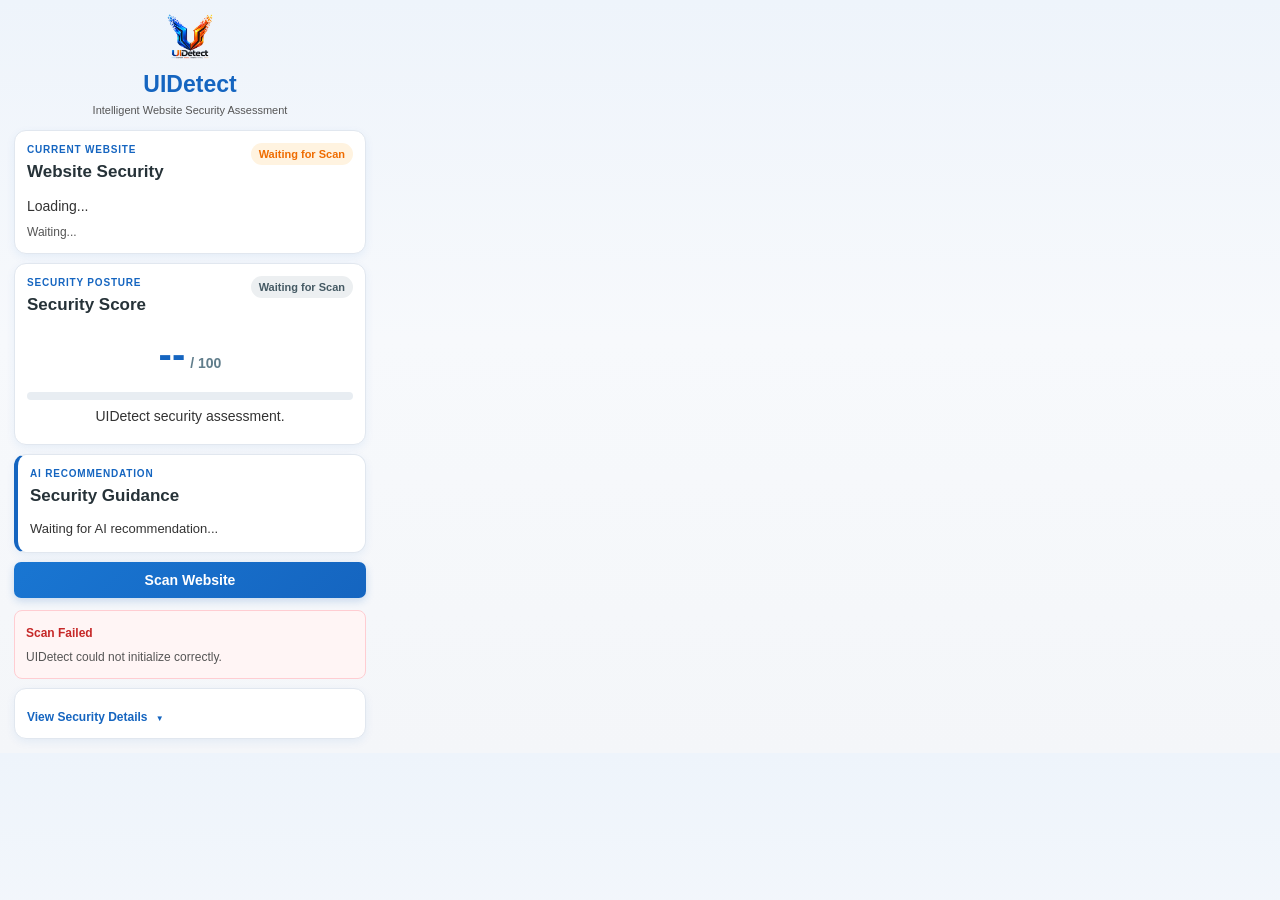
<file: popup/popup.html>
<!DOCTYPE html>

<html lang="en">

<head>

    <meta charset="UTF-8">

    <meta
        name="viewport"
        content="width=device-width, initial-scale=1.0">

    <title>UIDetect</title>

    <link
        rel="stylesheet"
        href="popup.css">

</head>


<body>


<div class="container">


    <!-- =====================================================
         Header
    ===================================================== -->

    <div class="header">

        <img
            src="../icons/icon128.png"
            alt="UIDetect Logo"
            class="logo">


        <h1>
            UIDetect
        </h1>


        <p class="subtitle">
            Intelligent Website Security Assessment
        </p>

    </div>



    <!-- =====================================================
         Current Website
    ===================================================== -->

    <div class="card website-card">

        <div class="section-heading">

            <div>

                <span class="section-label">
                    CURRENT WEBSITE
                </span>

                <h2>
                    Website Security
                </h2>
                
            </div>
            <span
                id="website-status-badge"
                class="status-badge status-neutral">

                Waiting for Scan

            </span>

        </div>



        <p
            id="website-name"
            class="website-name">

            Loading...

        </p>


        <small
            id="website-url"
            class="website-url">

            Waiting...

        </small>

    </div>



    <!-- =====================================================
         Security Posture
    ===================================================== -->

    <div class="card score-card">

        <div class="section-heading">

            <div>

                <span class="section-label">
                    SECURITY POSTURE
                </span>

                <h2>
                    Security Score
                </h2>

            </div>


            <span
                id="security-level-badge"
                class="status-badge status-neutral">

                Waiting for Scan

            </span>

        </div>


        <div class="score-container">

            <div
                id="security-score"
                class="security-score">

                --

            </div>


            <div class="score-label">
                / 100
            </div>

        </div>


        <div class="score-progress">

            <div
                id="security-score-bar"
                class="score-progress-bar">

            </div>

        </div>


        <p class="score-description">

            UIDetect security assessment.

        </p>

    </div>



    <!-- =====================================================
         AI Recommendation
    ===================================================== -->

    <div class="card ai-card">

        <div class="section-heading">

            <div>

                <span class="section-label">
                    AI RECOMMENDATION
                </span>

                <h2>
                    Security Guidance
                </h2>

            </div>

        </div>


        <p id="ai-recommendation">

            Waiting for AI recommendation...

        </p>

    </div>



    <!-- =====================================================
         Scan Button
    ===================================================== -->

    <button
        id="scanButton"
        class="scan-button">

        <span id="scan-button-text">
            Scan Website
        </span>

    </button>



    <!-- =====================================================
         Scan Progress
    ===================================================== -->

    <div
        id="loading-spinner"
        class="scan-progress">

        <div class="loader"></div>


        <div class="scan-progress-content">

            <strong>
                Scanning website...
            </strong>


            <span id="scan-progress-text">
                Running security checks
            </span>


            <button
                id="cancelScanButton"
                class="cancel-scan-button">

                Cancel Scan

            </button>

        </div>

    </div>



    <!-- =====================================================
         Error Message
    ===================================================== -->

    <div
        id="scan-error"
        class="scan-error"
        style="display:none;">

        <strong>
            Scan Failed
        </strong>


        <p id="scan-error-message">
            Unable to scan this website.
        </p>

    </div>



    <!-- =====================================================
         Security Details
    ===================================================== -->

    <div class="card security-details-card">

        <details id="securityDetails">

            <summary>
                View Security Details
            </summary>


            <div class="security-details-content">


                <!-- =========================================
                     Core Protection
                ========================================== -->

                <div class="card">

                    <div class="section-heading">

                        <div>

                            <span class="section-label">
                                SECURITY CHECKS
                            </span>

                            <h2>
                                Core Protection
                            </h2>

                        </div>

                    </div>


                    <!-- HTTPS -->

                    <div class="security-item">

                        <div class="security-header">

                            <span class="security-title">
                                HTTPS
                            </span>

                            <span
                                id="https-status"
                                class="status">

                                Waiting...

                            </span>

                        </div>


                        <details>

                            <summary>
                                Learn More
                            </summary>


                            <div class="info-box">

                                <strong>What is HTTPS?</strong>

                                <br><br>

                                HTTPS creates a secure connection
                                between your browser and the website.

                                <br><br>

                                <strong>Why does it matter?</strong>

                                <br><br>

                                When HTTPS is enabled, information
                                sent between you and the website
                                is protected while it is being
                                transferred.

                                <br><br>

                                <strong>Important:</strong>

                                <br><br>

                                HTTPS protects the connection,
                                but it does not guarantee that
                                the website itself is trustworthy
                                or free from scams.

                            </div>

                        </details>

                    </div>



                    <!-- Safe Browsing -->

                    <div class="security-item">

                        <div class="security-header">

                            <span class="security-title">
                                Google Safe Browsing
                            </span>

                            <span
                                id="safe-browsing-status"
                                class="status">

                                Waiting...

                            </span>

                        </div>


                        <details>

                            <summary>
                                Learn More
                            </summary>


                            <div class="info-box">

                                <strong>
                                    What is Google Safe Browsing?
                                </strong>

                                <br><br>

                                Google Safe Browsing checks websites
                                for known dangers such as phishing,
                                malware, and other harmful activities.

                                <br><br>

                                <strong>
                                    What does "Safe" mean?
                                </strong>

                                <br><br>

                                A Safe result means Google Safe
                                Browsing did not find a known threat
                                associated with the website at the
                                time of the check.

                                <br><br>

                                <strong>Important:</strong>

                                <br><br>

                                A Safe result does not guarantee
                                that the website is completely safe.
                                UIDetect uses other security checks
                                to provide a broader assessment.

                            </div>

                        </details>

                    </div>



                    <!-- SSL -->

                    <div class="security-item">

                        <div class="security-header">

                            <span class="security-title">
                                SSL Certificate
                            </span>

                            <span
                                id="ssl-status"
                                class="status">

                                Waiting...

                            </span>

                        </div>


                        <details>

                            <summary>
                                Learn More
                            </summary>


                            <div class="info-box">

                                <strong>
                                    What is an SSL Certificate?
                                </strong>

                                <br><br>

                                An SSL certificate helps a browser
                                verify that a website has a valid
                                certificate and can use a secure
                                connection.

                                <br><br>

                                <strong>Why does it matter?</strong>

                                <br><br>

                                A valid certificate helps protect
                                your connection and shows that the
                                website's certificate is currently
                                valid.

                                <br><br>

                                <strong>Important:</strong>

                                <br><br>

                                A valid certificate does not guarantee
                                that the website is safe or legitimate.
                                Scammers can also use valid certificates.

                            </div>

                        </details>

                    </div>



                    <!-- TLS -->

                    <div class="security-item">

                        <div class="security-header">

                            <span class="security-title">
                                TLS Version
                            </span>

                            <span
                                id="tlsVersion"
                                class="status">

                                Waiting...

                            </span>

                        </div>


                        <details>

                            <summary>
                                Learn More
                            </summary>


                            <div class="info-box">

                                <strong>
                                    What is TLS?
                                </strong>

                                <br><br>

                                TLS is the technology that protects
                                information while it travels between
                                your browser and a website.

                                <br><br>

                                <strong>Why does it matter?</strong>

                                <br><br>

                                Newer TLS versions provide stronger
                                and more modern protection for your
                                connection.

                                <br><br>

                                <strong>For example:</strong>

                                <br><br>

                                TLS 1.3 is a modern and secure version
                                of TLS. If UIDetect shows TLS 1.3,
                                the website is using a strong connection
                                protection method.

                            </div>

                        </details>

                    </div>

                </div>



                <!-- =========================================
                     WEBSITE SECURITY SETTINGS
                ========================================== -->

                <div class="card">

                    <div class="section-heading">

                        <div>

                            <span class="section-label">
                                WEBSITE SECURITY SETTINGS
                            </span>

                            <h2>
                                Security Headers
                            </h2>

                        </div>

                    </div>


                    <!-- HSTS -->

                    <div class="security-item">

                        <div class="security-header">

                            <span class="security-title">
                                HSTS
                            </span>

                            <span
                                id="hsts-status"
                                class="status">

                                Waiting...

                            </span>

                        </div>


                        <details>

                            <summary>
                                Learn More
                            </summary>


                            <div class="info-box">

                                HSTS tells your browser to always
                                use a secure HTTPS connection when
                                visiting this website. This helps
                                prevent attackers from trying to
                                force your connection to use an
                                unsafe connection.

                            </div>

                        </details>

                    </div>



                    <!-- CSP -->

                    <div class="security-item">

                        <div class="security-header">

                            <span class="security-title">
                                Content Security Policy
                            </span>

                            <span
                                id="csp-status"
                                class="status">

                                Waiting...

                            </span>

                        </div>


                        <details>

                            <summary>
                                Learn More
                            </summary>


                            <div class="info-box">

                                Content Security Policy helps control
                                which scripts and other content are
                                allowed to run on a website. This can
                                reduce the risk of harmful scripts
                                being used to attack visitors.

                            </div>

                        </details>

                    </div>



                    <!-- X Frame -->

                    <div class="security-item">

                        <div class="security-header">

                            <span class="security-title">
                                X-Frame-Options
                            </span>

                            <span
                                id="xframe-status"
                                class="status">

                                Waiting...

                            </span>

                        </div>


                        <details>

                            <summary>
                                Learn More
                            </summary>


                            <div class="info-box">

                                X-Frame-Options helps prevent a website
                                from being secretly displayed inside
                                another website. This can help protect
                                you from tricks that make you click
                                something without realizing it.

                            </div>

                        </details>

                    </div>



                    <!-- X Content -->

                    <div class="security-item">

                        <div class="security-header">

                            <span class="security-title">
                                X-Content-Type-Options
                            </span>

                            <span
                                id="xcontent-status"
                                class="status">

                                Waiting...

                            </span>

                        </div>


                        <details>

                            <summary>
                                Learn More
                            </summary>


                            <div class="info-box">

                                This setting tells your browser to use
                                the file type provided by the website
                                instead of trying to guess it. This
                                helps prevent some types of unsafe
                                content from being treated incorrectly.

                            </div>

                        </details>

                    </div>



                    <!-- Referrer -->

                    <div class="security-item">

                        <div class="security-header">

                            <span class="security-title">
                                Referrer Policy
                            </span>

                            <span
                                id="referrer-status"
                                class="status">

                                Waiting...

                            </span>

                        </div>


                        <details>

                            <summary>
                                Learn More
                            </summary>


                            <div class="info-box">

                                Referrer Policy controls how much
                                information about the page you came
                                from is shared when you visit another
                                website. This can help reduce
                                unnecessary sharing of your browsing
                                information.

                            </div>

                        </details>

                    </div>

                </div>



                <!-- =========================================
                     Domain Reputation
                ========================================== -->

                <div class="card">

                    <div class="section-heading">

                        <div>

                            <span class="section-label">
                                DOMAIN REPUTATION
                            </span>

                            <h2>
                                Domain Information
                            </h2>

                        </div>

                    </div>


                    <!-- WHOIS -->

                    <div class="security-item">

                        <div class="security-header">

                            <span class="security-title">
                                WHOIS Status
                            </span>

                            <span
                                id="whois-status"
                                class="status">

                                Waiting...

                            </span>

                        </div>


                        <details>

                            <summary>
                                Learn More
                            </summary>


                            <div class="info-box">

                                WHOIS information shows the
                                registration history of a website's
                                domain. UIDetect uses this information
                                to estimate whether the domain is new
                                or has been established for many years.
                                An established domain may have a longer
                                history, but this does not guarantee
                                that the website is safe.

                            </div>

                        </details>

                    </div>



                    <!-- Domain Age -->

                    <div class="security-item">

                        <div class="security-header">

                            <span class="security-title">
                                Domain Age
                            </span>

                            <span
                                id="domain-age"
                                class="status">

                                Waiting...

                            </span>

                        </div>


                        <details>

                            <summary>
                                Learn More
                            </summary>


                            <div class="info-box">

                                Domain Age shows how long the
                                website's domain has existed.
                                A very new domain may deserve more
                                caution because it has a short history.
                                An older domain has a longer registration
                                history, but age alone does not mean that
                                a website is trustworthy.

                            </div>

                        </details>

                    </div>



                    <!-- Registrar -->

                    <div class="security-item">

                        <div class="security-header">

                            <span class="security-title">
                                Registrar
                            </span>

                            <span
                                id="registrar"
                                class="status">

                                Waiting...

                            </span>

                        </div>


                        <details>

                            <summary>
                                Learn More
                            </summary>


                            <div class="info-box">

                                The registrar is the company that
                                manages the registration of the
                                website's domain name. It helps maintain
                                the domain registration, but the registrar
                                itself does not determine whether the
                                website is safe.

                            </div>

                        </details>

                    </div>

                </div>



                <!-- =========================================
                     Multi-Engine Reputation
                ========================================== -->

                <div class="card">

                    <div class="section-heading">

                        <div>

                            <h2>
                                ViruaTotal Analysis
                            </h2>

                        </div>


                        <span
                            id="virustotal-status"
                            class="status-badge status-neutral">

                            Waiting...

                        </span>

                    </div>


                    <div class="reputation-grid">

                        <div class="reputation-stat">

                            <span
                                class="reputation-value"
                                id="virustotal-malicious">

                                0

                            </span>

                            <span class="reputation-label">
                                Malicious
                            </span>

                        </div>


                        <div class="reputation-stat">

                            <span
                                class="reputation-value"
                                id="virustotal-suspicious">

                                0

                            </span>

                            <span class="reputation-label">
                                Suspicious
                            </span>

                        </div>


                        <div class="reputation-stat">

                            <span
                                class="reputation-value"
                                id="virustotal-harmless">

                                0

                            </span>

                            <span class="reputation-label">
                                Harmless
                            </span>

                        </div>


                        <div class="reputation-stat">

                            <span
                                class="reputation-value"
                                id="virustotal-undetected">

                                0

                            </span>

                            <span class="reputation-label">
                                Undetected
                            </span>

                        </div>


                        <div class="reputation-stat">

                            <span
                                class="reputation-value"
                                id="virustotal-timeout">

                                0

                            </span>

                            <span class="reputation-label">
                                Timeout
                            </span>

                        </div>

                    </div>


                    <div
                        id="virustotal-explanation"
                        class="info-box reputation-explanation">

                        Waiting for VirusTotal assessment...

                    </div>

                </div>



    <!-- =====================================================
         Footer
    ===================================================== -->

    <footer>

        UIDetect Version 1.0

        <br>

        Intelligent Website Security Assessment

    </footer>


</div>


<script src="popup.js"></script>


</body>

</html>
</file>
<file: popup/popup.css>
/* =====================================================
UIDetect - Popup Styles

Phase 16:
UI Enhancement

===================================================== */


/* =====================================================
Popup Body
===================================================== */

body {

    width: 380px;

    margin: 0;

    padding: 0;

    background:
        linear-gradient(
            180deg,
            #EEF4FB 0%,
            #F7F9FC 45%,
            #F4F6F9 100%
        );

    font-family:
        Arial,
        Helvetica,
        sans-serif;

    color: #333333;

    font-size: 14px;

    line-height: 1.5;

}


/* =====================================================
Main Container
===================================================== */

.container {

    padding: 18px;

}


/* =====================================================
Header
===================================================== */

.header {

    text-align: center;

    margin-bottom: 18px;

}


/* =====================================================
Logo
===================================================== */

.logo {

    width: 58px;

    height: 58px;

    margin-bottom: 7px;

}


/* =====================================================
Main Title
===================================================== */

h1 {

    color: #1565C0;

    text-align: center;

    font-size: 27px;

    font-weight: 700;

    line-height: 1.2;

    margin: 0 0 5px 0;

}


/* =====================================================
Subtitle
===================================================== */

.subtitle {

    color: #555555;

    font-size: 12px;

    font-weight: 400;

    line-height: 1.5;

    text-align: center;

    margin: 0;

}


/* =====================================================
Cards
===================================================== */

.card {

    background: #FFFFFF;

    border: 1px solid #E1E7EF;

    border-radius: 12px;

    padding: 15px;

    margin-top: 12px;

    box-shadow:
        0 3px 10px
        rgba(21, 101, 192, 0.07);

}


/* =====================================================
Section Heading
===================================================== */

.section-heading {

    display: flex;

    justify-content: space-between;

    align-items: flex-start;

    gap: 10px;

    margin-bottom: 12px;

}


.section-heading h2 {

    margin: 4px 0 0 0;

    color: #263238;

    font-size: 17px;

    font-weight: 700;

    line-height: 1.3;

}


.section-label {

    display: block;

    color: #1565C0;

    font-size: 10px;

    font-weight: 700;

    letter-spacing: 0.8px;

    line-height: 1.4;

}


/* =====================================================
General Card Text
===================================================== */

.card p {

    color: #333333;

    font-size: 14px;

    font-weight: 400;

    line-height: 1.6;

    margin: 5px 0;

}


/* =====================================================
Website Information
===================================================== */

.website-name {

    color: #263238;

    font-size: 15px;

    font-weight: 700;

    line-height: 1.4;

    margin: 8px 0 4px 0;

    overflow-wrap: anywhere;

}


.website-url {

    display: block;

    color: #555555;

    font-size: 12px;

    font-weight: 400;

    line-height: 1.5;

    overflow-wrap: anywhere;

}


/* =====================================================
Status Badge
===================================================== */

.status-badge {

    display: inline-flex;

    align-items: center;

    justify-content: center;

    min-width: 62px;

    padding: 4px 8px;

    border-radius: 20px;

    font-size: 11px;

    font-weight: 700;

    line-height: 1.3;

    white-space: nowrap;

}


/* =====================================================
Neutral Status
===================================================== */

.status-neutral {

    background: #ECEFF1;

    color: #455A64;

}


/* =====================================================
Safe Status
===================================================== */

.status-safe {

    background: #E8F5E9;

    color: #2E7D32;

}


/* =====================================================
Good Status
===================================================== */

.status-good {

    background: #E3F2FD;

    color: #1565C0;

}


/* =====================================================
Warning Status
===================================================== */

.status-warning {

    background: #FFF3E0;

    color: #EF6C00;

}


/* =====================================================
Danger Status
===================================================== */

.status-danger {

    background: #FFEBEE;

    color: #C62828;

}


/* =====================================================
Security Score
===================================================== */

.score-card {

    text-align: center;

}


.score-card .section-heading {

    text-align: left;

}


.score-container {

    display: flex;

    justify-content: center;

    align-items: baseline;

    margin-top: 4px;

}


.security-score {

    font-size: 40px;

    font-weight: 700;

    line-height: 52px;

    color: #1565C0;

}


.score-label {

    margin-left: 5px;

    color: #607D8B;

    font-size: 14px;

    font-weight: 700;

}


.score-progress {

    width: 100%;

    height: 8px;

    margin-top: 12px;

    background: #E8EDF2;

    border-radius: 10px;

    overflow: hidden;

}


.score-progress-bar {

    width: 0%;

    height: 100%;

    border-radius: 10px;

    background: #1565C0;

    transition:
        width 0.6s ease;

}


.score-description {

    color: #555555;

    font-size: 10px;

    line-height: 1.6;

    margin: 10px 0 0 0;

}


/* =====================================================
Security Level
===================================================== */

.level-excellent {

    color: #2E7D32;

    font-weight: 700;

}


.level-good {

    color: #1565C0;

    font-weight: 700;

}


.level-moderate {

    color: #EF6C00;

    font-weight: 700;

}


.level-poor {

    color: #C62828;

    font-weight: 700;

}


.level-unknown {

    color: #607D8B;

    font-weight: 700;

}


/* =====================================================
Security Items
===================================================== */

.security-item {

    padding: 11px 0;

    border-bottom:
        1px solid #EDF0F3;

}


.security-item:last-child {

    border-bottom: none;

}


.security-header {

    display: flex;

    justify-content: space-between;

    align-items: center;

    width: 100%;

    gap: 10px;

}


.security-title {

    color: #263238;

    font-size: 14px;

    font-weight: 600;

    line-height: 1.4;

}


/* =====================================================
Security Status
===================================================== */

.status {

    display: inline-flex;

    align-items: center;

    justify-content: center;

    min-width: 65px;

    font-size: 12px;

    font-weight: 700;

    line-height: 1.3;

    padding: 4px 8px;

    border-radius: 12px;

    background: #ECEFF1;

    color: #455A64;

    white-space: nowrap;

}


/* =====================================================
Status States
===================================================== */

.status.present,
.status.enabled,
.status.valid,
.status.safe {

    background: #E8F5E9;

    color: #2E7D32;

}


.status.missing,
.status.disabled,
.status.invalid {

    background: #FFF3E0;

    color: #EF6C00;

}


.status.unsafe,
.status.malicious {

    background: #FFEBEE;

    color: #C62828;

}


/* =====================================================
Information Dropdown
===================================================== */

details {

    margin-top: 8px;

}


summary {

    color: #1565C0;

    font-size: 12px;

    font-weight: 600;

    line-height: 1.4;

    cursor: pointer;

    list-style: none;

}


summary::-webkit-details-marker {

    display: none;

}


summary::after {

    content: "▼";

    margin-left: 5px;

    color: #1565C0;

    font-size: 8px;

    transition:
        transform 0.2s ease;

}


details[open] summary::after {

    display: inline-block;

    transform:
        rotate(180deg);

}


/* =====================================================
Information Box
===================================================== */

.info-box {

    padding: 11px 12px;

    margin-top: 8px;

    border-left:
        3px solid #90CAF9;

    border-radius: 5px;

    background: #F7FAFC;

    color: #444444;

    font-size: 13px;

    font-weight: 400;

    line-height: 1.6;

}


/* =====================================================
Domain Information
===================================================== */

#registrar {

    max-width: 160px;

    word-break: break-word;

    text-align: right;

}


/* =====================================================
Reputation Grid
===================================================== */

.reputation-grid {

    display: grid;

    grid-template-columns:
        repeat(5, 1fr);

    gap: 6px;

    margin-top: 10px;

}


.reputation-stat {

    padding: 9px 4px;

    text-align: center;

    border:
        1px solid #E5EAF0;

    border-radius: 8px;

    background: #F9FAFC;

}


.reputation-value {

    display: block;

    color: #263238;

    font-size: 17px;

    font-weight: 700;

    line-height: 1.3;

}


.reputation-label {

    display: block;

    margin-top: 4px;

    color: #555555;

    font-size: 9px;

    font-weight: 600;

    line-height: 1.3;

}


.reputation-explanation {

    margin-top: 10px;

}


/* =====================================================
VirusTotal Status
===================================================== */

.virustotal-safe {

    background: #E8F5E9;

    color: #2E7D32;

    font-weight: 700;

}


.virustotal-suspicious {

    background: #FFF3E0;

    color: #EF6C00;

    font-weight: 700;

}


.virustotal-malicious {

    background: #FFEBEE;

    color: #C62828;

    font-weight: 700;

}


.virustotal-unknown {

    background: #ECEFF1;

    color: #607D8B;

    font-weight: 700;

}


/* =====================================================
AI Cards
===================================================== */

.ai-card {

    border-left:
        4px solid #1565C0;

}


#ai-recommendation {

    margin: 0;

    color: #333333;

    font-size: 13px;

    font-weight: 400;

    line-height: 1.6;

}


/* =====================================================
AI Reputation
===================================================== */

.ai-reputation-row {

    display: flex;

    justify-content: space-between;

    align-items: center;

    padding: 9px 0;

    border-bottom:
        1px solid #EDF0F3;

    font-size: 13px;

    line-height: 1.5;

}


.ai-reputation-row span {

    color: #555555;

}


.ai-reputation-row strong {

    color: #263238;

    max-width: 190px;

    text-align: right;

}


.ai-text {

    color: #333333;

    font-size: 13px;

    line-height: 1.6;

    margin: 11px 0;

}


.recommendation-box {

    padding: 11px;

    border-radius: 7px;

    background: #F1F7FD;

    border:
        1px solid #D6E8F8;

    color: #333333;

    font-size: 12px;

    line-height: 1.6;

}


/* =====================================================
Context Assessment
===================================================== */

.context-row {

    display: flex;

    justify-content: space-between;

    align-items: center;

    padding: 9px 0;

    border-bottom:
        1px solid #EDF0F3;

    font-size: 13px;

    line-height: 1.5;

}


.context-row span {

    color: #555555;

}


.context-row strong {

    color: #263238;

}


.context-block {

    margin-top: 11px;

}


.context-label {

    display: block;

    color: #1565C0;

    font-size: 10px;

    font-weight: 700;

    text-transform: uppercase;

    letter-spacing: 0.5px;

    line-height: 1.4;

}


.context-block p {

    margin: 5px 0 0 0;

    color: #333333;

    font-size: 13px;

    font-weight: 400;

    line-height: 1.6;

}


/* =====================================================
Context Risk Colors
===================================================== */

.risk-very-low {

    background: #E8F5E9;

    color: #2E7D32;

    font-weight: 700;

}


.risk-low {

    background: #E8F5E9;

    color: #2E7D32;

    font-weight: 700;

}


.risk-medium {

    background: #FFF3E0;

    color: #EF6C00;

    font-weight: 700;

}


.risk-high {

    background: #FFEBEE;

    color: #C62828;

    font-weight: 700;

}


.risk-critical {

    background: #B71C1C;

    color: #FFFFFF;

    font-weight: 700;

}


.risk-unknown {

    background: #ECEFF1;

    color: #607D8B;

    font-weight: 700;

}


/* =====================================================
Scan Button
===================================================== */

button {

    width: 100%;

    padding: 12px;

    margin-top: 12px;

    border: none;

    border-radius: 9px;

    background:
        linear-gradient(
            135deg,
            #1976D2,
            #1565C0
        );

    color: #FFFFFF;

    font-size: 14px;

    font-weight: 700;

    cursor: pointer;

    box-shadow:
        0 3px 8px
        rgba(21, 101, 192, 0.20);

    transition:
        background 0.3s ease,
        transform 0.2s ease,
        box-shadow 0.3s ease;

}


button:hover {

    background:
        linear-gradient(
            135deg,
            #1565C0,
            #0D47A1
        );

    box-shadow:
        0 5px 12px
        rgba(21, 101, 192, 0.25);

}


button:active {

    transform:
        scale(0.98);

}


button:disabled {

    background: #B0BEC5;

    box-shadow: none;

    cursor: not-allowed;

}


/* =====================================================
Scan Progress
===================================================== */

.scan-progress {

    display: none;

    align-items: center;

    gap: 10px;

    margin-top: 12px;

    padding: 10px;

    border:
        1px solid #DDE7F0;

    border-radius: 8px;

    background: #F4F9FD;

    color: #1565C0;

}


.scan-progress-content {

    display: flex;

    flex-direction: column;

    gap: 3px;

}


.scan-progress-content strong {

    color: #263238;

    font-size: 12px;

    font-weight: 700;

    line-height: 1.4;

}


.scan-progress-content span {

    color: #555555;

    font-size: 11px;

    font-weight: 400;

    line-height: 1.4;

}


/* =====================================================
Loading Spinner
===================================================== */

.loader {

    width: 26px;

    height: 26px;

    flex-shrink: 0;

    border:
        3px solid #DCE6EF;

    border-top:
        3px solid #1565C0;

    border-radius: 50%;

    animation:
        spin 1s linear infinite;

}


/* =====================================================
Spinner Animation
===================================================== */

@keyframes spin {

    from {

        transform:
            rotate(0deg);

    }


    to {

        transform:
            rotate(360deg);

    }

}


/* =====================================================
Scan Error
===================================================== */

.scan-error {

    margin-top: 12px;

    padding: 11px;

    border:
        1px solid #FFCDD2;

    border-radius: 8px;

    background: #FFF5F5;

    color: #C62828;

}


.scan-error strong {

    font-size: 12px;

    font-weight: 700;

    line-height: 1.4;

}


.scan-error p {

    margin: 5px 0 0 0;

    color: #555555;

    font-size: 12px;

    font-weight: 400;

    line-height: 1.6;

}


/* =====================================================
Footer
===================================================== */

footer {

    margin-top: 18px;

    padding-bottom: 4px;

    text-align: center;

    color: #666666;

    font-size: 10px;

    font-weight: 400;

    line-height: 1.5;

}
/* =====================================================
   Scan Cancellation Button
===================================================== */

.cancel-scan-button
{
    display: none;

    width: 100%;

    margin-top: 12px;

    padding: 8px 12px;

    border: 1px solid #d1d5db;

    border-radius: 6px;

    background: #ffffff;

    color: #374151;

    font-size: 13px;

    font-weight: 500;

    cursor: pointer;
}

.cancel-scan-button:hover
{
    background: #f3f4f6;
}

.cancel-scan-button:active
{
    background: #e5e7eb;
}

.cancel-scan-button:disabled
{
    opacity: 0.6;

    cursor: not-allowed;
}

/* =====================================================
   Compact Native-Style Popup Header
   ===================================================== */

.container {
    padding: 14px;
}

.header {
    margin-bottom: 12px;
}

.logo {
    width: 46px;
    height: 46px;
    margin-bottom: 5px;
}

h1 {
    font-size: 23px;
    margin-bottom: 3px;
}

.subtitle {
    font-size: 11px;
}


/* =====================================================
   Compact Upper Dashboard
   ===================================================== */

.card {
    padding: 12px;
    margin-top: 9px;
}


/* =====================================================
   Scan Button - More Compact
   ===================================================== */

button {
    margin-top: 9px;
    padding: 10px;
    border-radius: 7px;
}
</file>
